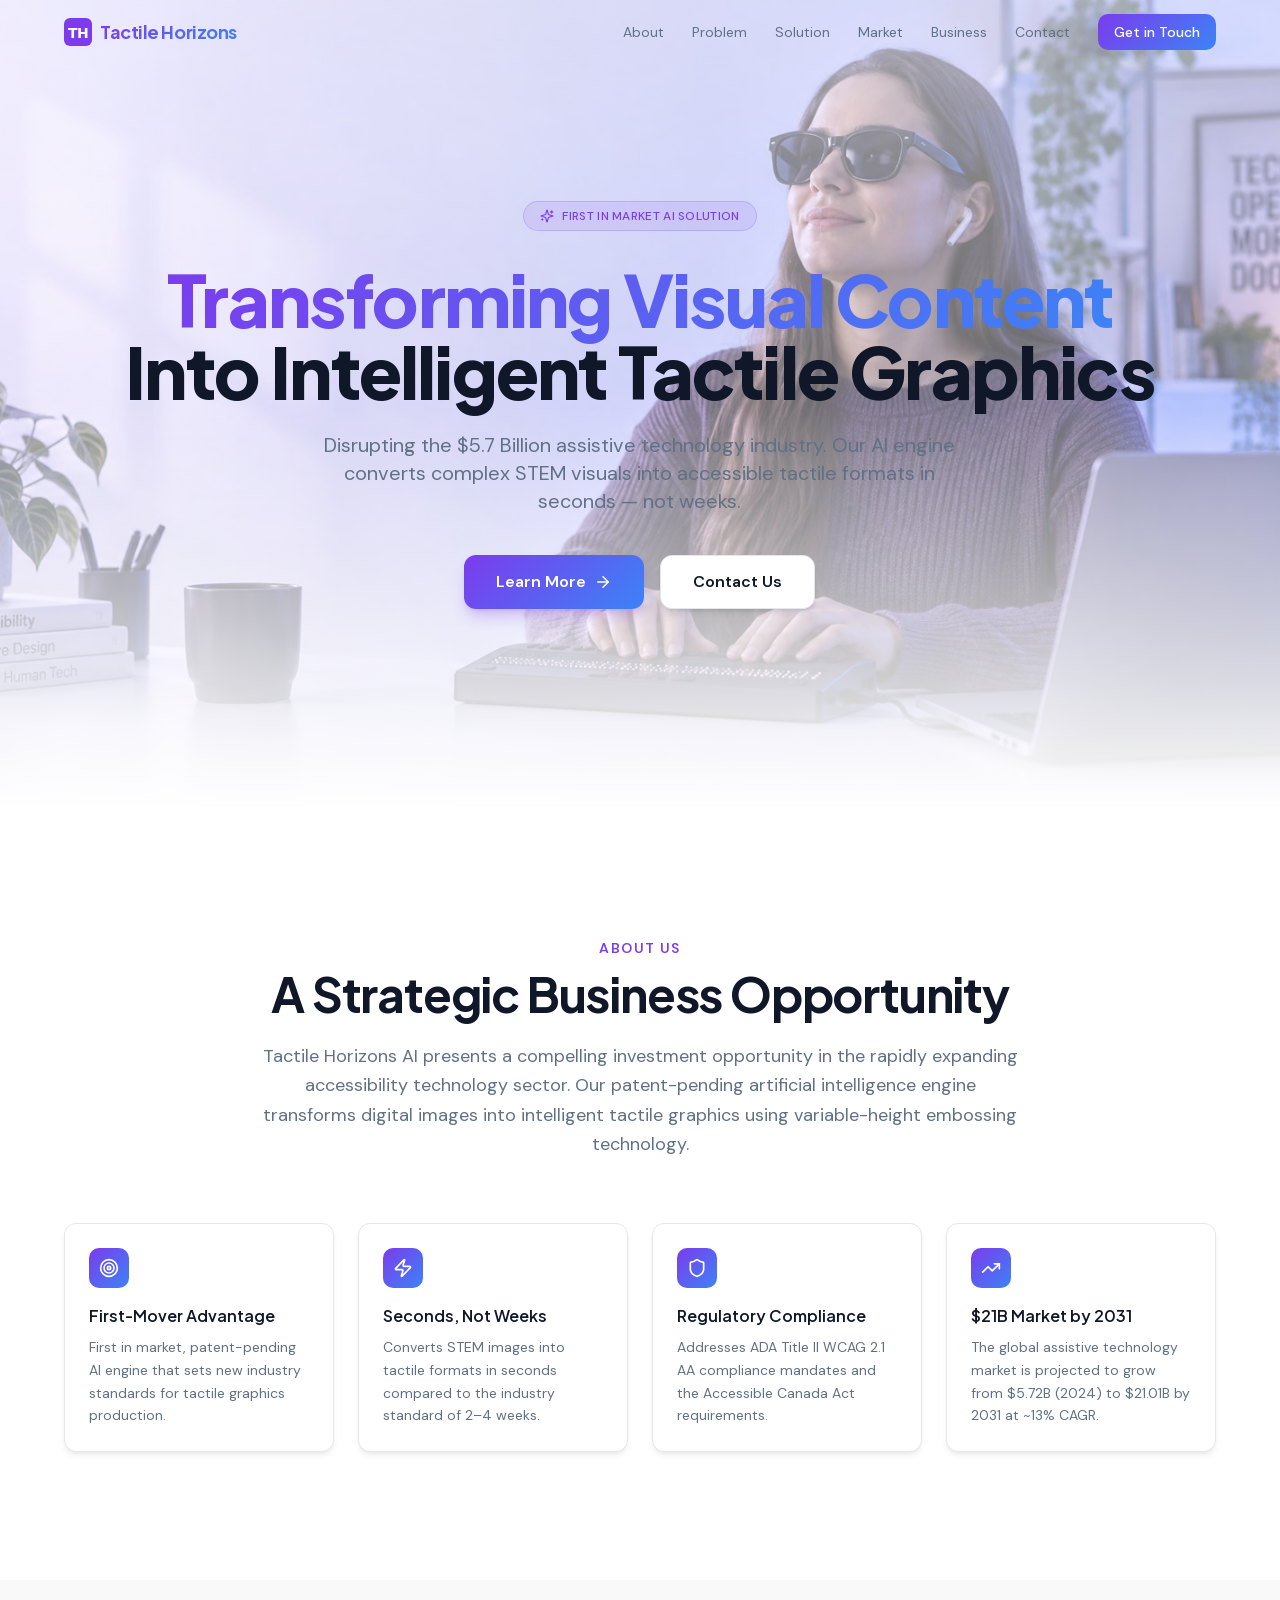
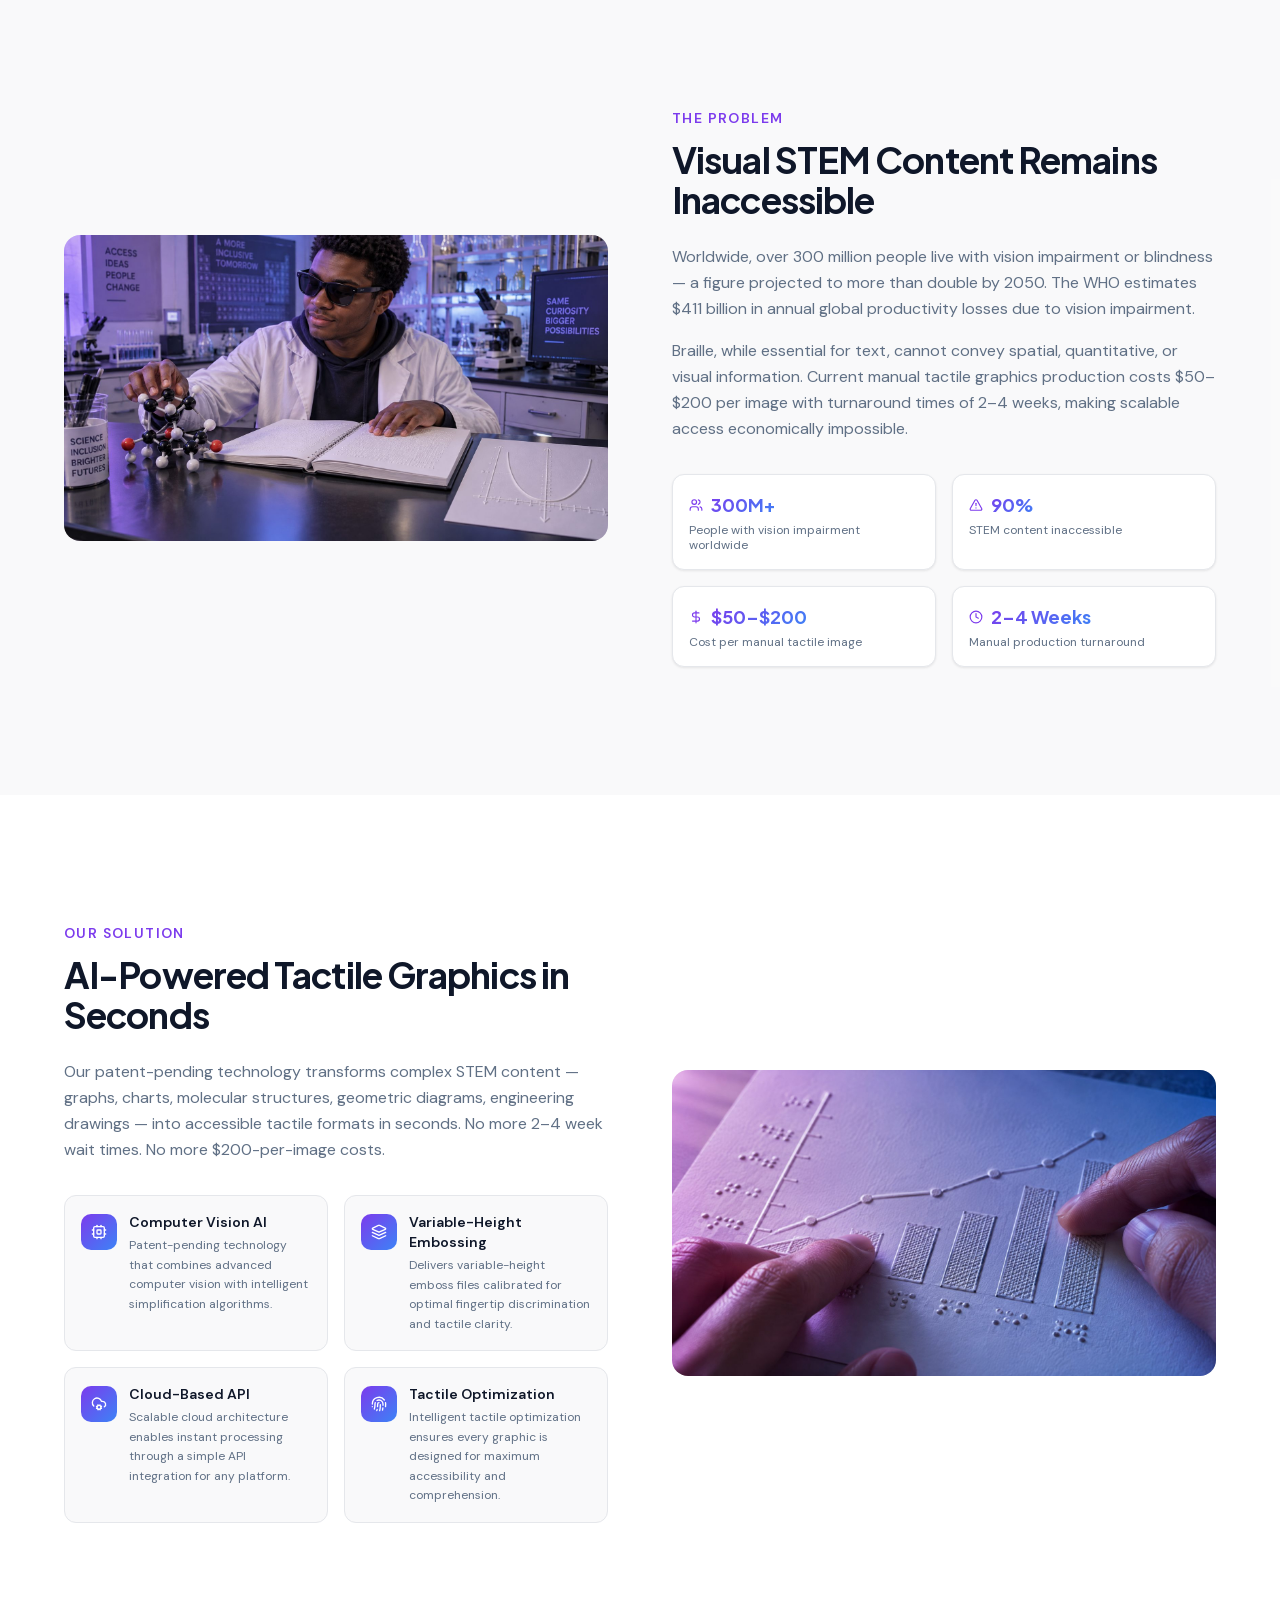
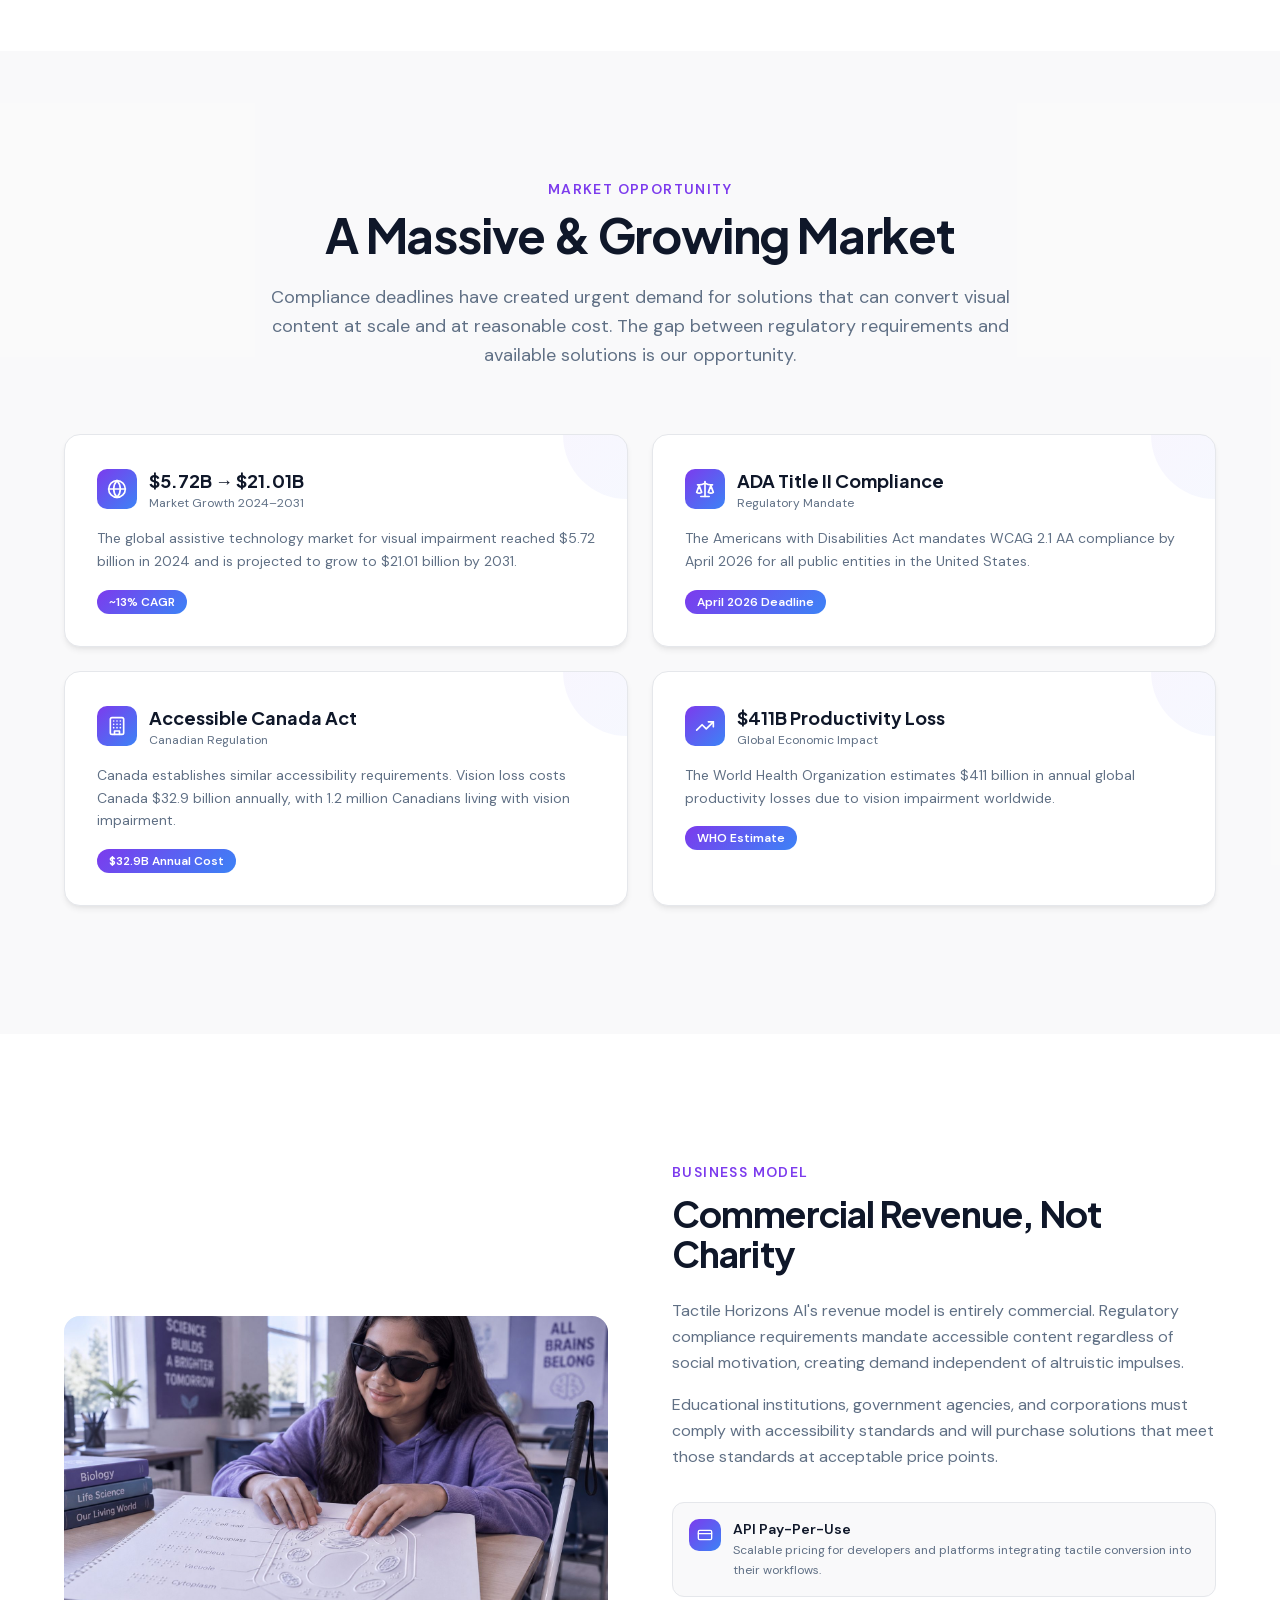
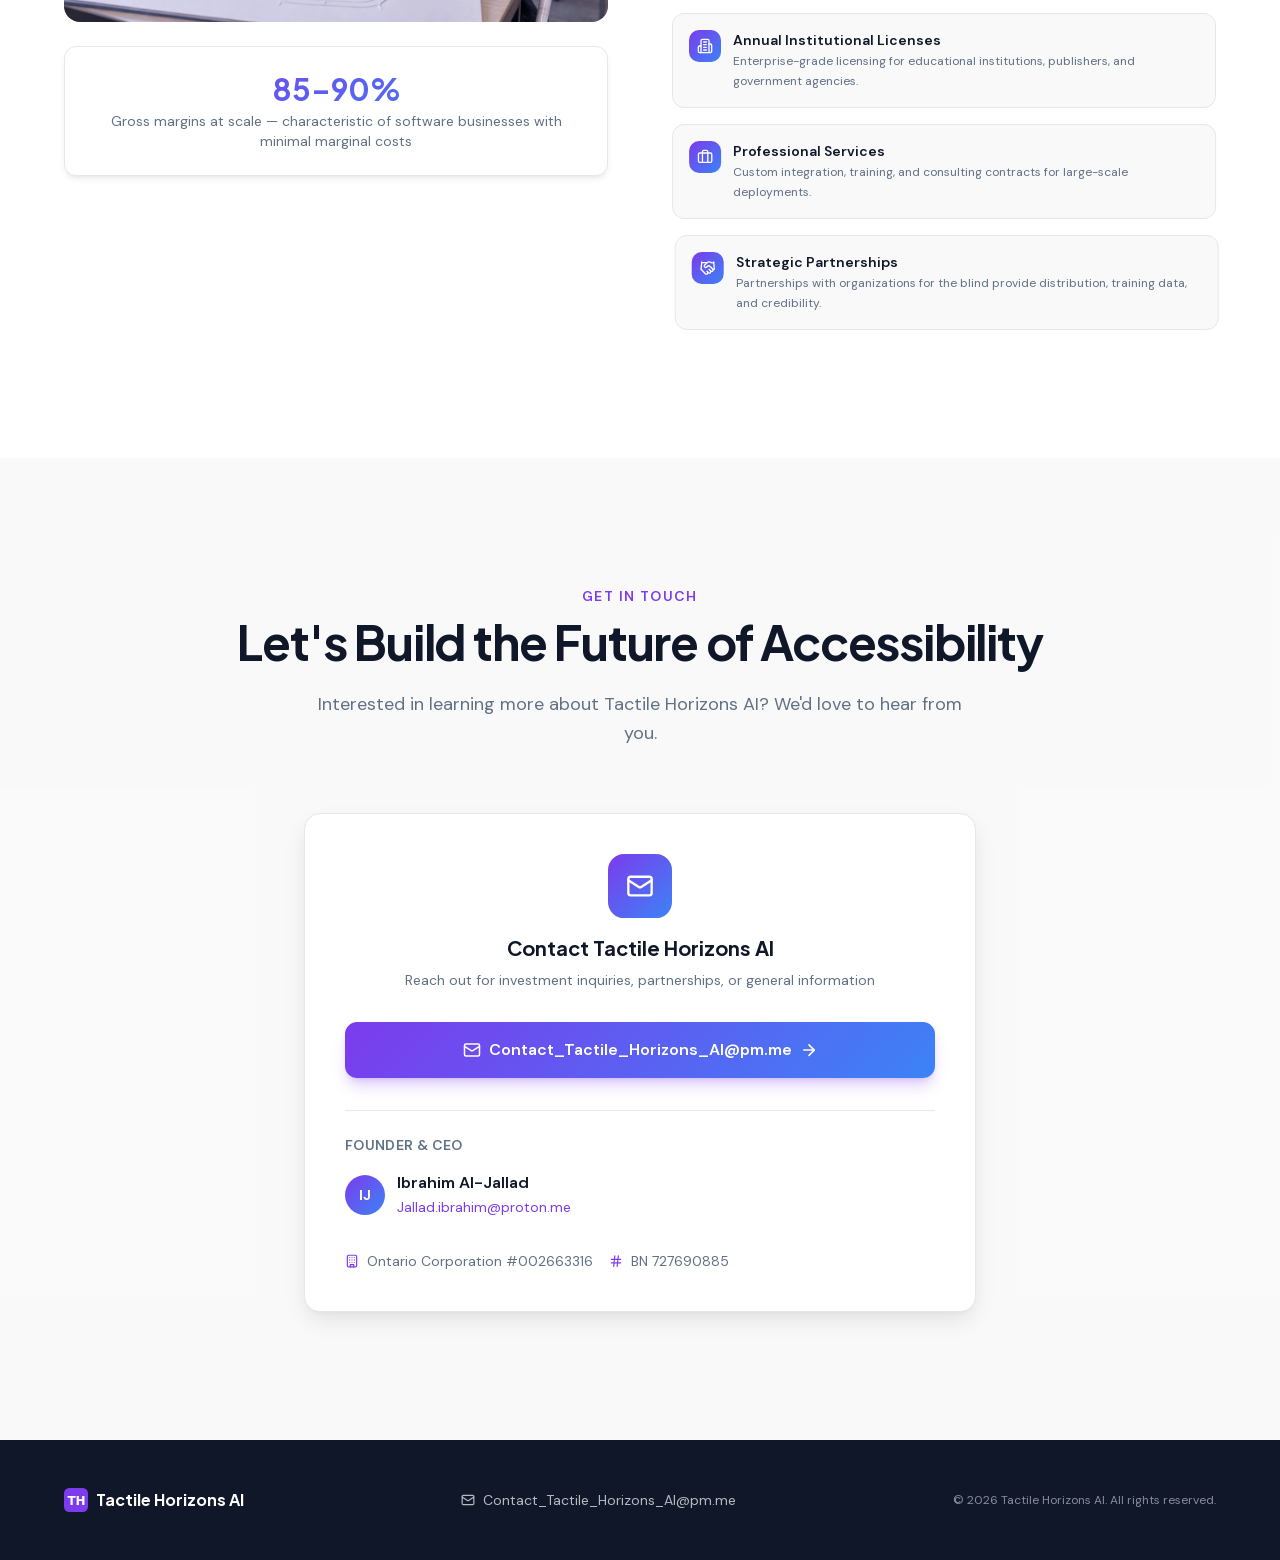
<file: index.html>
<!DOCTYPE html><html lang="en"><head><meta charSet="utf-8"/><meta name="viewport" content="width=device-width, initial-scale=1"/><link rel="preload" href="./_next/static/media/5c285b27cdda1fe8-s.p.2_mbdogr7ni8i.woff2" as="font" crossorigin="" type="font/woff2"/><link rel="preload" href="./_next/static/media/70bc3e132a0a741e-s.p.3t6q91iet4nsy.woff2" as="font" crossorigin="" type="font/woff2"/><link rel="preload" href="./_next/static/media/fba5a26ea33df6a3-s.p.18rizl4rsrl42.woff2" as="font" crossorigin="" type="font/woff2"/><link rel="preload" as="image" href="./images/b786756c-1cbe-456a-b0b5-7566df825065.jpg"/><link rel="stylesheet" href="./_next/static/chunks/1gtqx46c-j8nw.css" data-precedence="next"/><link rel="preload" as="script" fetchPriority="low" href="./_next/static/chunks/0tzt-xswwestb.js"/><script src="./_next/static/chunks/32l2-6xg15stn.js" async=""></script><script src="./_next/static/chunks/0zrzd-rveo8p4.js" async=""></script><script src="./_next/static/chunks/turbopack-3-ry682tkyiqk.js" async=""></script><script src="./_next/static/chunks/3wegeizao32bi.js" async=""></script><script src="./_next/static/chunks/20qzjba1di63b.js" async=""></script><title>Tactile Horizons AI — AI-Powered Tactile Graphics for Accessibility</title><meta name="description" content="First in market AI solution disrupting the $5.7 Billion assistive technology for visual impairment industry. Transforming digital images into intelligent tactile graphics in seconds."/><meta property="og:title" content="Tactile Horizons AI"/><meta property="og:description" content="AI-Powered Tactile Graphics for Accessibility"/><meta property="og:image" content="./og-image.png"/><meta property="og:image:width" content="1200"/><meta property="og:image:height" content="630"/><meta name="twitter:card" content="summary_large_image"/><meta name="twitter:title" content="Tactile Horizons AI"/><meta name="twitter:description" content="AI-Powered Tactile Graphics for Accessibility"/><meta name="twitter:image" content="./og-image.png"/><meta name="twitter:image:width" content="1200"/><meta name="twitter:image:height" content="630"/><link rel="shortcut icon" href="./favicon.svg"/><link rel="icon" href="./favicon.svg"/><meta name="next-size-adjust" content=""/><script src="./_next/static/chunks/0cz1d0mv5g_q7.js" noModule=""></script></head><body class="Edek3G_variable zfJaSa_variable D88TVW_variable font-sans"><div hidden=""><!--$--><!--/$--></div><script>((a,b,c,d,e,f,g,h)=>{let i=document.documentElement,j=["light","dark"],k="class"===a,l=k&&f?e.map(a=>f[a]||a):e;function m(b){var c;k?(i.classList.remove(...l),i.classList.add(b)):i.setAttribute(a,b),c=b,h&&j.includes(c)&&(i.style.colorScheme=c)}if(d)m(d);else try{let a=localStorage.getItem(b)||c,d=g&&"system"===a?window.matchMedia("(prefers-color-scheme: dark)").matches?"dark":"light":a;m(d)}catch(a){}})("class","theme","light",null,["light","dark"],null,false,true)</script><main class="min-h-screen bg-background"><nav class="fixed top-0 left-0 right-0 z-50 transition-all duration-300 bg-transparent"><div class="max-w-[1200px] mx-auto px-6 h-16 flex items-center justify-between"><button class="flex items-center gap-2 font-display font-bold text-lg tracking-tight"><svg width="28" height="28" viewBox="0 0 28 28" fill="none" class="flex-shrink-0"><rect width="28" height="28" rx="6" class="fill-primary"></rect><text x="4" y="20" fill="white" font-size="14" font-weight="bold" font-family="system-ui">TH</text></svg><span class="gradient-text">Tactile Horizons</span></button><div class="hidden md:flex items-center gap-1"><button class="px-3 py-2 text-sm text-muted-foreground hover:text-foreground transition-colors rounded-md hover:bg-muted">About</button><button class="px-3 py-2 text-sm text-muted-foreground hover:text-foreground transition-colors rounded-md hover:bg-muted">Problem</button><button class="px-3 py-2 text-sm text-muted-foreground hover:text-foreground transition-colors rounded-md hover:bg-muted">Solution</button><button class="px-3 py-2 text-sm text-muted-foreground hover:text-foreground transition-colors rounded-md hover:bg-muted">Market</button><button class="px-3 py-2 text-sm text-muted-foreground hover:text-foreground transition-colors rounded-md hover:bg-muted">Business</button><button class="px-3 py-2 text-sm text-muted-foreground hover:text-foreground transition-colors rounded-md hover:bg-muted">Contact</button><a href="mailto:Contact_Tactile_Horizons_AI@pm.me" class="ml-3 px-4 py-2 text-sm font-medium text-white rounded-lg gradient-bg hover:gradient-bg-hover transition-all">Get in Touch</a></div><button class="md:hidden p-2 rounded-md hover:bg-muted text-foreground" aria-label="Toggle menu"><svg xmlns="http://www.w3.org/2000/svg" width="20" height="20" viewBox="0 0 24 24" fill="none" stroke="currentColor" stroke-width="2" stroke-linecap="round" stroke-linejoin="round" class="lucide lucide-menu"><line x1="4" x2="20" y1="12" y2="12"></line><line x1="4" x2="20" y1="6" y2="6"></line><line x1="4" x2="20" y1="18" y2="18"></line></svg></button></div></nav><section class="relative min-h-[90vh] flex items-center justify-center overflow-hidden"><div class="absolute inset-0"><img alt="A confident blind woman reading a refreshable braille display connected to a laptop, wearing dark glasses and earbuds for a screen reader" decoding="async" data-nimg="fill" class="object-cover" style="position:absolute;height:100%;width:100%;left:0;top:0;right:0;bottom:0;color:transparent" src="./images/b786756c-1cbe-456a-b0b5-7566df825065.jpg"/><div class="absolute inset-0 bg-gradient-to-b from-background/60 via-background/40 to-background"></div></div><div class="relative z-10 max-w-[1200px] mx-auto px-6 py-32 text-center"><div style="opacity:0;transform:translateY(30px)"><div class="inline-flex items-center gap-2 px-4 py-1.5 rounded-full bg-primary/10 border border-primary/20 mb-8"><svg xmlns="http://www.w3.org/2000/svg" width="14" height="14" viewBox="0 0 24 24" fill="none" stroke="currentColor" stroke-width="2" stroke-linecap="round" stroke-linejoin="round" class="lucide lucide-sparkles text-primary"><path d="M9.937 15.5A2 2 0 0 0 8.5 14.063l-6.135-1.582a.5.5 0 0 1 0-.962L8.5 9.936A2 2 0 0 0 9.937 8.5l1.582-6.135a.5.5 0 0 1 .963 0L14.063 8.5A2 2 0 0 0 15.5 9.937l6.135 1.581a.5.5 0 0 1 0 .964L15.5 14.063a2 2 0 0 0-1.437 1.437l-1.582 6.135a.5.5 0 0 1-.963 0z"></path><path d="M20 3v4"></path><path d="M22 5h-4"></path><path d="M4 17v2"></path><path d="M5 18H3"></path></svg><span class="text-xs font-medium text-primary tracking-wide uppercase">First in Market AI Solution</span></div></div><h1 class="font-display font-extrabold text-4xl sm:text-5xl md:text-6xl lg:text-7xl tracking-tight leading-[1.1] mb-6" style="opacity:0;transform:translateY(30px)"><span class="gradient-text">Transforming Visual Content</span><br/><span class="text-foreground">Into Intelligent Tactile Graphics</span></h1><p class="text-lg md:text-xl text-muted-foreground max-w-2xl mx-auto mb-10 leading-relaxed" style="opacity:0;transform:translateY(30px)">Disrupting the $5.7 Billion assistive technology industry. Our AI engine converts complex STEM visuals into accessible tactile formats in seconds — not weeks.</p><div class="flex flex-col sm:flex-row gap-4 justify-center" style="opacity:0;transform:translateY(30px)"><a href="#about" class="inline-flex items-center justify-center gap-2 px-8 py-3.5 text-base font-semibold text-white rounded-xl gradient-bg hover:gradient-bg-hover transition-all shadow-lg shadow-primary/25">Learn More<svg xmlns="http://www.w3.org/2000/svg" width="18" height="18" viewBox="0 0 24 24" fill="none" stroke="currentColor" stroke-width="2" stroke-linecap="round" stroke-linejoin="round" class="lucide lucide-arrow-right"><path d="M5 12h14"></path><path d="m12 5 7 7-7 7"></path></svg></a><a href="mailto:Contact_Tactile_Horizons_AI@pm.me" class="inline-flex items-center justify-center gap-2 px-8 py-3.5 text-base font-semibold text-foreground rounded-xl bg-white border border-border hover:bg-muted transition-all shadow-md">Contact Us</a></div></div></section><section id="about" class="py-24 md:py-32 bg-background"><div class="max-w-[1200px] mx-auto px-6"><div class="text-center mb-16" style="opacity:0;transform:translateY(30px)"><p class="text-sm font-semibold text-primary uppercase tracking-widest mb-3">About Us</p><h2 class="font-display font-bold text-3xl md:text-4xl lg:text-5xl tracking-tight mb-6">A Strategic Business Opportunity</h2><p class="text-muted-foreground text-lg max-w-3xl mx-auto leading-relaxed">Tactile Horizons AI presents a compelling investment opportunity in the rapidly expanding accessibility technology sector. Our patent-pending artificial intelligence engine transforms digital images into intelligent tactile graphics using variable-height embossing technology.</p></div><div class="grid grid-cols-1 sm:grid-cols-2 lg:grid-cols-4 gap-6"><div class="card-hover p-6 rounded-xl bg-card border border-border" style="box-shadow:var(--shadow-md);opacity:0;transform:translateY(30px)"><div class="w-10 h-10 rounded-lg gradient-bg flex items-center justify-center mb-4"><svg xmlns="http://www.w3.org/2000/svg" width="20" height="20" viewBox="0 0 24 24" fill="none" stroke="currentColor" stroke-width="2" stroke-linecap="round" stroke-linejoin="round" class="lucide lucide-target text-white"><circle cx="12" cy="12" r="10"></circle><circle cx="12" cy="12" r="6"></circle><circle cx="12" cy="12" r="2"></circle></svg></div><h3 class="font-display font-semibold text-base mb-2 text-card-foreground">First-Mover Advantage</h3><p class="text-sm text-muted-foreground leading-relaxed">First in market, patent-pending AI engine that sets new industry standards for tactile graphics production.</p></div><div class="card-hover p-6 rounded-xl bg-card border border-border" style="box-shadow:var(--shadow-md);opacity:0;transform:translateY(30px)"><div class="w-10 h-10 rounded-lg gradient-bg flex items-center justify-center mb-4"><svg xmlns="http://www.w3.org/2000/svg" width="20" height="20" viewBox="0 0 24 24" fill="none" stroke="currentColor" stroke-width="2" stroke-linecap="round" stroke-linejoin="round" class="lucide lucide-zap text-white"><path d="M4 14a1 1 0 0 1-.78-1.63l9.9-10.2a.5.5 0 0 1 .86.46l-1.92 6.02A1 1 0 0 0 13 10h7a1 1 0 0 1 .78 1.63l-9.9 10.2a.5.5 0 0 1-.86-.46l1.92-6.02A1 1 0 0 0 11 14z"></path></svg></div><h3 class="font-display font-semibold text-base mb-2 text-card-foreground">Seconds, Not Weeks</h3><p class="text-sm text-muted-foreground leading-relaxed">Converts STEM images into tactile formats in seconds compared to the industry standard of 2–4 weeks.</p></div><div class="card-hover p-6 rounded-xl bg-card border border-border" style="box-shadow:var(--shadow-md);opacity:0;transform:translateY(30px)"><div class="w-10 h-10 rounded-lg gradient-bg flex items-center justify-center mb-4"><svg xmlns="http://www.w3.org/2000/svg" width="20" height="20" viewBox="0 0 24 24" fill="none" stroke="currentColor" stroke-width="2" stroke-linecap="round" stroke-linejoin="round" class="lucide lucide-shield text-white"><path d="M20 13c0 5-3.5 7.5-7.66 8.95a1 1 0 0 1-.67-.01C7.5 20.5 4 18 4 13V6a1 1 0 0 1 1-1c2 0 4.5-1.2 6.24-2.72a1.17 1.17 0 0 1 1.52 0C14.51 3.81 17 5 19 5a1 1 0 0 1 1 1z"></path></svg></div><h3 class="font-display font-semibold text-base mb-2 text-card-foreground">Regulatory Compliance</h3><p class="text-sm text-muted-foreground leading-relaxed">Addresses ADA Title II WCAG 2.1 AA compliance mandates and the Accessible Canada Act requirements.</p></div><div class="card-hover p-6 rounded-xl bg-card border border-border" style="box-shadow:var(--shadow-md);opacity:0;transform:translateY(30px)"><div class="w-10 h-10 rounded-lg gradient-bg flex items-center justify-center mb-4"><svg xmlns="http://www.w3.org/2000/svg" width="20" height="20" viewBox="0 0 24 24" fill="none" stroke="currentColor" stroke-width="2" stroke-linecap="round" stroke-linejoin="round" class="lucide lucide-trending-up text-white"><polyline points="22 7 13.5 15.5 8.5 10.5 2 17"></polyline><polyline points="16 7 22 7 22 13"></polyline></svg></div><h3 class="font-display font-semibold text-base mb-2 text-card-foreground">$21B Market by 2031</h3><p class="text-sm text-muted-foreground leading-relaxed">The global assistive technology market is projected to grow from $5.72B (2024) to $21.01B by 2031 at ~13% CAGR.</p></div></div></div></section><section id="problem" class="py-24 md:py-32 bg-muted/50"><div class="max-w-[1200px] mx-auto px-6"><div class="grid grid-cols-1 lg:grid-cols-2 gap-16 items-center"><div style="opacity:0;transform:translateX(-40px)"><div class="relative aspect-video rounded-2xl overflow-hidden bg-muted"><img alt="A visually impaired young man in a STEM lab exploring a 3D molecular model and braille textbook with a tactile raised-line graph" loading="lazy" decoding="async" data-nimg="fill" class="object-cover" style="position:absolute;height:100%;width:100%;left:0;top:0;right:0;bottom:0;color:transparent" src="./images/ab9c8545-c0c0-4e01-979f-d5faacf627a2.jpg"/></div></div><div style="opacity:0;transform:translateX(40px)"><p class="text-sm font-semibold text-primary uppercase tracking-widest mb-3">The Problem</p><h2 class="font-display font-bold text-3xl md:text-4xl tracking-tight mb-6">Visual STEM Content Remains Inaccessible</h2><p class="text-muted-foreground text-base leading-relaxed mb-4">Worldwide, over 300 million people live with vision impairment or blindness — a figure projected to more than double by 2050. The WHO estimates $411 billion in annual global productivity losses due to vision impairment.</p><p class="text-muted-foreground text-base leading-relaxed mb-8">Braille, while essential for text, cannot convey spatial, quantitative, or visual information. Current manual tactile graphics production costs $50–$200 per image with turnaround times of 2–4 weeks, making scalable access economically impossible.</p><div class="grid grid-cols-2 gap-4"><div class="p-4 rounded-xl bg-card border border-border" style="box-shadow:var(--shadow-sm)"><div class="flex items-center gap-2 mb-1"><svg xmlns="http://www.w3.org/2000/svg" width="14" height="14" viewBox="0 0 24 24" fill="none" stroke="currentColor" stroke-width="2" stroke-linecap="round" stroke-linejoin="round" class="lucide lucide-users text-primary"><path d="M16 21v-2a4 4 0 0 0-4-4H6a4 4 0 0 0-4 4v2"></path><circle cx="9" cy="7" r="4"></circle><path d="M22 21v-2a4 4 0 0 0-3-3.87"></path><path d="M16 3.13a4 4 0 0 1 0 7.75"></path></svg><span class="font-display font-bold text-lg gradient-text">300M+</span></div><p class="text-xs text-muted-foreground leading-tight">People with vision impairment worldwide</p></div><div class="p-4 rounded-xl bg-card border border-border" style="box-shadow:var(--shadow-sm)"><div class="flex items-center gap-2 mb-1"><svg xmlns="http://www.w3.org/2000/svg" width="14" height="14" viewBox="0 0 24 24" fill="none" stroke="currentColor" stroke-width="2" stroke-linecap="round" stroke-linejoin="round" class="lucide lucide-triangle-alert text-primary"><path d="m21.73 18-8-14a2 2 0 0 0-3.48 0l-8 14A2 2 0 0 0 4 21h16a2 2 0 0 0 1.73-3"></path><path d="M12 9v4"></path><path d="M12 17h.01"></path></svg><span class="font-display font-bold text-lg gradient-text">90%</span></div><p class="text-xs text-muted-foreground leading-tight">STEM content inaccessible</p></div><div class="p-4 rounded-xl bg-card border border-border" style="box-shadow:var(--shadow-sm)"><div class="flex items-center gap-2 mb-1"><svg xmlns="http://www.w3.org/2000/svg" width="14" height="14" viewBox="0 0 24 24" fill="none" stroke="currentColor" stroke-width="2" stroke-linecap="round" stroke-linejoin="round" class="lucide lucide-dollar-sign text-primary"><line x1="12" x2="12" y1="2" y2="22"></line><path d="M17 5H9.5a3.5 3.5 0 0 0 0 7h5a3.5 3.5 0 0 1 0 7H6"></path></svg><span class="font-display font-bold text-lg gradient-text">$50–$200</span></div><p class="text-xs text-muted-foreground leading-tight">Cost per manual tactile image</p></div><div class="p-4 rounded-xl bg-card border border-border" style="box-shadow:var(--shadow-sm)"><div class="flex items-center gap-2 mb-1"><svg xmlns="http://www.w3.org/2000/svg" width="14" height="14" viewBox="0 0 24 24" fill="none" stroke="currentColor" stroke-width="2" stroke-linecap="round" stroke-linejoin="round" class="lucide lucide-clock text-primary"><circle cx="12" cy="12" r="10"></circle><polyline points="12 6 12 12 16 14"></polyline></svg><span class="font-display font-bold text-lg gradient-text">2–4 Weeks</span></div><p class="text-xs text-muted-foreground leading-tight">Manual production turnaround</p></div></div></div></div></div></section><section id="solution" class="py-24 md:py-32 bg-background"><div class="max-w-[1200px] mx-auto px-6"><div class="grid grid-cols-1 lg:grid-cols-2 gap-16 items-center"><div style="opacity:0;transform:translateX(-40px)"><p class="text-sm font-semibold text-primary uppercase tracking-widest mb-3">Our Solution</p><h2 class="font-display font-bold text-3xl md:text-4xl tracking-tight mb-6">AI-Powered Tactile Graphics in Seconds</h2><p class="text-muted-foreground text-base leading-relaxed mb-8">Our patent-pending technology transforms complex STEM content — graphs, charts, molecular structures, geometric diagrams, engineering drawings — into accessible tactile formats in seconds. No more 2–4 week wait times. No more $200-per-image costs.</p><div class="grid grid-cols-1 sm:grid-cols-2 gap-4"><div class="flex gap-3 p-4 rounded-xl bg-muted/50 border border-border" style="opacity:0;transform:translateY(20px)"><div class="w-9 h-9 rounded-lg gradient-bg flex items-center justify-center flex-shrink-0 mt-0.5"><svg xmlns="http://www.w3.org/2000/svg" width="16" height="16" viewBox="0 0 24 24" fill="none" stroke="currentColor" stroke-width="2" stroke-linecap="round" stroke-linejoin="round" class="lucide lucide-cpu text-white"><rect width="16" height="16" x="4" y="4" rx="2"></rect><rect width="6" height="6" x="9" y="9" rx="1"></rect><path d="M15 2v2"></path><path d="M15 20v2"></path><path d="M2 15h2"></path><path d="M2 9h2"></path><path d="M20 15h2"></path><path d="M20 9h2"></path><path d="M9 2v2"></path><path d="M9 20v2"></path></svg></div><div><h4 class="font-semibold text-sm mb-1 text-card-foreground">Computer Vision AI</h4><p class="text-xs text-muted-foreground leading-relaxed">Patent-pending technology that combines advanced computer vision with intelligent simplification algorithms.</p></div></div><div class="flex gap-3 p-4 rounded-xl bg-muted/50 border border-border" style="opacity:0;transform:translateY(20px)"><div class="w-9 h-9 rounded-lg gradient-bg flex items-center justify-center flex-shrink-0 mt-0.5"><svg xmlns="http://www.w3.org/2000/svg" width="16" height="16" viewBox="0 0 24 24" fill="none" stroke="currentColor" stroke-width="2" stroke-linecap="round" stroke-linejoin="round" class="lucide lucide-layers text-white"><path d="m12.83 2.18a2 2 0 0 0-1.66 0L2.6 6.08a1 1 0 0 0 0 1.83l8.58 3.91a2 2 0 0 0 1.66 0l8.58-3.9a1 1 0 0 0 0-1.83Z"></path><path d="m22 17.65-9.17 4.16a2 2 0 0 1-1.66 0L2 17.65"></path><path d="m22 12.65-9.17 4.16a2 2 0 0 1-1.66 0L2 12.65"></path></svg></div><div><h4 class="font-semibold text-sm mb-1 text-card-foreground">Variable-Height Embossing</h4><p class="text-xs text-muted-foreground leading-relaxed">Delivers variable-height emboss files calibrated for optimal fingertip discrimination and tactile clarity.</p></div></div><div class="flex gap-3 p-4 rounded-xl bg-muted/50 border border-border" style="opacity:0;transform:translateY(20px)"><div class="w-9 h-9 rounded-lg gradient-bg flex items-center justify-center flex-shrink-0 mt-0.5"><svg xmlns="http://www.w3.org/2000/svg" width="16" height="16" viewBox="0 0 24 24" fill="none" stroke="currentColor" stroke-width="2" stroke-linecap="round" stroke-linejoin="round" class="lucide lucide-cloud-cog text-white"><circle cx="12" cy="17" r="3"></circle><path d="M4.2 15.1A7 7 0 1 1 15.71 8h1.79a4.5 4.5 0 0 1 2.5 8.2"></path><path d="m15.7 18.4-.9-.3"></path><path d="m9.2 15.9-.9-.3"></path><path d="m10.6 20.7.3-.9"></path><path d="m13.1 14.2.3-.9"></path><path d="m13.6 20.7-.4-1"></path><path d="m10.8 14.3-.4-1"></path><path d="m8.3 18.6 1-.4"></path><path d="m14.7 15.8 1-.4"></path></svg></div><div><h4 class="font-semibold text-sm mb-1 text-card-foreground">Cloud-Based API</h4><p class="text-xs text-muted-foreground leading-relaxed">Scalable cloud architecture enables instant processing through a simple API integration for any platform.</p></div></div><div class="flex gap-3 p-4 rounded-xl bg-muted/50 border border-border" style="opacity:0;transform:translateY(20px)"><div class="w-9 h-9 rounded-lg gradient-bg flex items-center justify-center flex-shrink-0 mt-0.5"><svg xmlns="http://www.w3.org/2000/svg" width="16" height="16" viewBox="0 0 24 24" fill="none" stroke="currentColor" stroke-width="2" stroke-linecap="round" stroke-linejoin="round" class="lucide lucide-fingerprint text-white"><path d="M12 10a2 2 0 0 0-2 2c0 1.02-.1 2.51-.26 4"></path><path d="M14 13.12c0 2.38 0 6.38-1 8.88"></path><path d="M17.29 21.02c.12-.6.43-2.3.5-3.02"></path><path d="M2 12a10 10 0 0 1 18-6"></path><path d="M2 16h.01"></path><path d="M21.8 16c.2-2 .131-5.354 0-6"></path><path d="M5 19.5C5.5 18 6 15 6 12a6 6 0 0 1 .34-2"></path><path d="M8.65 22c.21-.66.45-1.32.57-2"></path><path d="M9 6.8a6 6 0 0 1 9 5.2v2"></path></svg></div><div><h4 class="font-semibold text-sm mb-1 text-card-foreground">Tactile Optimization</h4><p class="text-xs text-muted-foreground leading-relaxed">Intelligent tactile optimization ensures every graphic is designed for maximum accessibility and comprehension.</p></div></div></div></div><div style="opacity:0;transform:translateX(40px)"><div class="relative aspect-video rounded-2xl overflow-hidden bg-muted"><img alt="Close-up of hands reading an embossed tactile bar chart and line graph with braille dot labels" loading="lazy" decoding="async" data-nimg="fill" class="object-cover" style="position:absolute;height:100%;width:100%;left:0;top:0;right:0;bottom:0;color:transparent" src="./images/248cd279-fd9d-4c2d-9c82-8544d9492992.jpg"/></div></div></div></div></section><section id="market" class="py-24 md:py-32 bg-muted/50"><div class="max-w-[1200px] mx-auto px-6"><div class="text-center mb-16" style="opacity:0;transform:translateY(30px)"><p class="text-sm font-semibold text-primary uppercase tracking-widest mb-3">Market Opportunity</p><h2 class="font-display font-bold text-3xl md:text-4xl lg:text-5xl tracking-tight mb-6">A Massive &amp; Growing Market</h2><p class="text-muted-foreground text-lg max-w-3xl mx-auto leading-relaxed">Compliance deadlines have created urgent demand for solutions that can convert visual content at scale and at reasonable cost. The gap between regulatory requirements and available solutions is our opportunity.</p></div><div class="grid grid-cols-1 md:grid-cols-2 gap-6"><div class="card-hover p-8 rounded-2xl bg-card border border-border relative overflow-hidden" style="box-shadow:var(--shadow-md);opacity:0;transform:translateY(30px)"><div class="absolute top-0 right-0 w-32 h-32 gradient-bg opacity-5 rounded-full -translate-y-1/2 translate-x-1/2"></div><div class="relative"><div class="flex items-center gap-3 mb-4"><div class="w-10 h-10 rounded-lg gradient-bg flex items-center justify-center"><svg xmlns="http://www.w3.org/2000/svg" width="20" height="20" viewBox="0 0 24 24" fill="none" stroke="currentColor" stroke-width="2" stroke-linecap="round" stroke-linejoin="round" class="lucide lucide-globe text-white"><circle cx="12" cy="12" r="10"></circle><path d="M12 2a14.5 14.5 0 0 0 0 20 14.5 14.5 0 0 0 0-20"></path><path d="M2 12h20"></path></svg></div><div><h3 class="font-display font-bold text-lg text-card-foreground">$5.72B → $21.01B</h3><p class="text-xs text-muted-foreground">Market Growth 2024–2031</p></div></div><p class="text-sm text-muted-foreground leading-relaxed mb-4">The global assistive technology market for visual impairment reached $5.72 billion in 2024 and is projected to grow to $21.01 billion by 2031.</p><span class="inline-flex px-3 py-1 rounded-full text-xs font-semibold gradient-bg text-white">~13% CAGR</span></div></div><div class="card-hover p-8 rounded-2xl bg-card border border-border relative overflow-hidden" style="box-shadow:var(--shadow-md);opacity:0;transform:translateY(30px)"><div class="absolute top-0 right-0 w-32 h-32 gradient-bg opacity-5 rounded-full -translate-y-1/2 translate-x-1/2"></div><div class="relative"><div class="flex items-center gap-3 mb-4"><div class="w-10 h-10 rounded-lg gradient-bg flex items-center justify-center"><svg xmlns="http://www.w3.org/2000/svg" width="20" height="20" viewBox="0 0 24 24" fill="none" stroke="currentColor" stroke-width="2" stroke-linecap="round" stroke-linejoin="round" class="lucide lucide-scale text-white"><path d="m16 16 3-8 3 8c-.87.65-1.92 1-3 1s-2.13-.35-3-1Z"></path><path d="m2 16 3-8 3 8c-.87.65-1.92 1-3 1s-2.13-.35-3-1Z"></path><path d="M7 21h10"></path><path d="M12 3v18"></path><path d="M3 7h2c2 0 5-1 7-2 2 1 5 2 7 2h2"></path></svg></div><div><h3 class="font-display font-bold text-lg text-card-foreground">ADA Title II Compliance</h3><p class="text-xs text-muted-foreground">Regulatory Mandate</p></div></div><p class="text-sm text-muted-foreground leading-relaxed mb-4">The Americans with Disabilities Act mandates WCAG 2.1 AA compliance by April 2026 for all public entities in the United States.</p><span class="inline-flex px-3 py-1 rounded-full text-xs font-semibold gradient-bg text-white">April 2026 Deadline</span></div></div><div class="card-hover p-8 rounded-2xl bg-card border border-border relative overflow-hidden" style="box-shadow:var(--shadow-md);opacity:0;transform:translateY(30px)"><div class="absolute top-0 right-0 w-32 h-32 gradient-bg opacity-5 rounded-full -translate-y-1/2 translate-x-1/2"></div><div class="relative"><div class="flex items-center gap-3 mb-4"><div class="w-10 h-10 rounded-lg gradient-bg flex items-center justify-center"><svg xmlns="http://www.w3.org/2000/svg" width="20" height="20" viewBox="0 0 24 24" fill="none" stroke="currentColor" stroke-width="2" stroke-linecap="round" stroke-linejoin="round" class="lucide lucide-building text-white"><rect width="16" height="20" x="4" y="2" rx="2" ry="2"></rect><path d="M9 22v-4h6v4"></path><path d="M8 6h.01"></path><path d="M16 6h.01"></path><path d="M12 6h.01"></path><path d="M12 10h.01"></path><path d="M12 14h.01"></path><path d="M16 10h.01"></path><path d="M16 14h.01"></path><path d="M8 10h.01"></path><path d="M8 14h.01"></path></svg></div><div><h3 class="font-display font-bold text-lg text-card-foreground">Accessible Canada Act</h3><p class="text-xs text-muted-foreground">Canadian Regulation</p></div></div><p class="text-sm text-muted-foreground leading-relaxed mb-4">Canada establishes similar accessibility requirements. Vision loss costs Canada $32.9 billion annually, with 1.2 million Canadians living with vision impairment.</p><span class="inline-flex px-3 py-1 rounded-full text-xs font-semibold gradient-bg text-white">$32.9B Annual Cost</span></div></div><div class="card-hover p-8 rounded-2xl bg-card border border-border relative overflow-hidden" style="box-shadow:var(--shadow-md);opacity:0;transform:translateY(30px)"><div class="absolute top-0 right-0 w-32 h-32 gradient-bg opacity-5 rounded-full -translate-y-1/2 translate-x-1/2"></div><div class="relative"><div class="flex items-center gap-3 mb-4"><div class="w-10 h-10 rounded-lg gradient-bg flex items-center justify-center"><svg xmlns="http://www.w3.org/2000/svg" width="20" height="20" viewBox="0 0 24 24" fill="none" stroke="currentColor" stroke-width="2" stroke-linecap="round" stroke-linejoin="round" class="lucide lucide-trending-up text-white"><polyline points="22 7 13.5 15.5 8.5 10.5 2 17"></polyline><polyline points="16 7 22 7 22 13"></polyline></svg></div><div><h3 class="font-display font-bold text-lg text-card-foreground">$411B Productivity Loss</h3><p class="text-xs text-muted-foreground">Global Economic Impact</p></div></div><p class="text-sm text-muted-foreground leading-relaxed mb-4">The World Health Organization estimates $411 billion in annual global productivity losses due to vision impairment worldwide.</p><span class="inline-flex px-3 py-1 rounded-full text-xs font-semibold gradient-bg text-white">WHO Estimate</span></div></div></div></div></section><section id="business" class="py-24 md:py-32 bg-background"><div class="max-w-[1200px] mx-auto px-6"><div class="grid grid-cols-1 lg:grid-cols-2 gap-16 items-center"><div style="opacity:0;transform:translateX(-40px)"><div class="relative aspect-video rounded-2xl overflow-hidden bg-muted"><img alt="A blind student tracing a raised-line tactile science diagram with braille labels in a bright classroom" loading="lazy" decoding="async" data-nimg="fill" class="object-cover" style="position:absolute;height:100%;width:100%;left:0;top:0;right:0;bottom:0;color:transparent" src="./images/70a70b14-2535-49cd-ab97-ed5f2deef8a5.jpg"/></div><div class="mt-6 p-6 rounded-xl bg-card border border-border text-center" style="box-shadow:var(--shadow-md);opacity:0;transform:translateY(20px)"><p class="font-display font-bold text-3xl gradient-text mb-1">85–90%</p><p class="text-sm text-muted-foreground">Gross margins at scale — characteristic of software businesses with minimal marginal costs</p></div></div><div style="opacity:0;transform:translateX(40px)"><p class="text-sm font-semibold text-primary uppercase tracking-widest mb-3">Business Model</p><h2 class="font-display font-bold text-3xl md:text-4xl tracking-tight mb-6">Commercial Revenue, Not Charity</h2><p class="text-muted-foreground text-base leading-relaxed mb-4">Tactile Horizons AI&#x27;s revenue model is entirely commercial. Regulatory compliance requirements mandate accessible content regardless of social motivation, creating demand independent of altruistic impulses.</p><p class="text-muted-foreground text-base leading-relaxed mb-8">Educational institutions, government agencies, and corporations must comply with accessibility standards and will purchase solutions that meet those standards at acceptable price points.</p><div class="flex flex-col gap-4"><div class="flex gap-3 items-start p-4 rounded-xl bg-muted/50 border border-border" style="opacity:0;transform:translateX(20px)"><div class="w-8 h-8 rounded-lg gradient-bg flex items-center justify-center flex-shrink-0"><svg xmlns="http://www.w3.org/2000/svg" width="16" height="16" viewBox="0 0 24 24" fill="none" stroke="currentColor" stroke-width="2" stroke-linecap="round" stroke-linejoin="round" class="lucide lucide-credit-card text-white"><rect width="20" height="14" x="2" y="5" rx="2"></rect><line x1="2" x2="22" y1="10" y2="10"></line></svg></div><div><h4 class="font-semibold text-sm mb-0.5 text-card-foreground">API Pay-Per-Use</h4><p class="text-xs text-muted-foreground leading-relaxed">Scalable pricing for developers and platforms integrating tactile conversion into their workflows.</p></div></div><div class="flex gap-3 items-start p-4 rounded-xl bg-muted/50 border border-border" style="opacity:0;transform:translateX(20px)"><div class="w-8 h-8 rounded-lg gradient-bg flex items-center justify-center flex-shrink-0"><svg xmlns="http://www.w3.org/2000/svg" width="16" height="16" viewBox="0 0 24 24" fill="none" stroke="currentColor" stroke-width="2" stroke-linecap="round" stroke-linejoin="round" class="lucide lucide-building2 text-white"><path d="M6 22V4a2 2 0 0 1 2-2h8a2 2 0 0 1 2 2v18Z"></path><path d="M6 12H4a2 2 0 0 0-2 2v6a2 2 0 0 0 2 2h2"></path><path d="M18 9h2a2 2 0 0 1 2 2v9a2 2 0 0 1-2 2h-2"></path><path d="M10 6h4"></path><path d="M10 10h4"></path><path d="M10 14h4"></path><path d="M10 18h4"></path></svg></div><div><h4 class="font-semibold text-sm mb-0.5 text-card-foreground">Annual Institutional Licenses</h4><p class="text-xs text-muted-foreground leading-relaxed">Enterprise-grade licensing for educational institutions, publishers, and government agencies.</p></div></div><div class="flex gap-3 items-start p-4 rounded-xl bg-muted/50 border border-border" style="opacity:0;transform:translateX(20px)"><div class="w-8 h-8 rounded-lg gradient-bg flex items-center justify-center flex-shrink-0"><svg xmlns="http://www.w3.org/2000/svg" width="16" height="16" viewBox="0 0 24 24" fill="none" stroke="currentColor" stroke-width="2" stroke-linecap="round" stroke-linejoin="round" class="lucide lucide-briefcase text-white"><path d="M16 20V4a2 2 0 0 0-2-2h-4a2 2 0 0 0-2 2v16"></path><rect width="20" height="14" x="2" y="6" rx="2"></rect></svg></div><div><h4 class="font-semibold text-sm mb-0.5 text-card-foreground">Professional Services</h4><p class="text-xs text-muted-foreground leading-relaxed">Custom integration, training, and consulting contracts for large-scale deployments.</p></div></div><div class="flex gap-3 items-start p-4 rounded-xl bg-muted/50 border border-border" style="opacity:0;transform:translateX(20px)"><div class="w-8 h-8 rounded-lg gradient-bg flex items-center justify-center flex-shrink-0"><svg xmlns="http://www.w3.org/2000/svg" width="16" height="16" viewBox="0 0 24 24" fill="none" stroke="currentColor" stroke-width="2" stroke-linecap="round" stroke-linejoin="round" class="lucide lucide-handshake text-white"><path d="m11 17 2 2a1 1 0 1 0 3-3"></path><path d="m14 14 2.5 2.5a1 1 0 1 0 3-3l-3.88-3.88a3 3 0 0 0-4.24 0l-.88.88a1 1 0 1 1-3-3l2.81-2.81a5.79 5.79 0 0 1 7.06-.87l.47.28a2 2 0 0 0 1.42.25L21 4"></path><path d="m21 3 1 11h-2"></path><path d="M3 3 2 14l6.5 6.5a1 1 0 1 0 3-3"></path><path d="M3 4h8"></path></svg></div><div><h4 class="font-semibold text-sm mb-0.5 text-card-foreground">Strategic Partnerships</h4><p class="text-xs text-muted-foreground leading-relaxed">Partnerships with organizations for the blind provide distribution, training data, and credibility.</p></div></div></div></div></div></div></section><section id="contact" class="py-24 md:py-32 bg-muted/50"><div class="max-w-[1200px] mx-auto px-6"><div class="text-center mb-16" style="opacity:0;transform:translateY(30px)"><p class="text-sm font-semibold text-primary uppercase tracking-widest mb-3">Get in Touch</p><h2 class="font-display font-bold text-3xl md:text-4xl lg:text-5xl tracking-tight mb-6">Let&#x27;s Build the Future of Accessibility</h2><p class="text-muted-foreground text-lg max-w-2xl mx-auto leading-relaxed">Interested in learning more about Tactile Horizons AI? We&#x27;d love to hear from you.</p></div><div class="max-w-2xl mx-auto"><div class="p-8 md:p-10 rounded-2xl bg-card border border-border" style="box-shadow:var(--shadow-lg);opacity:0;transform:translateY(30px)"><div class="text-center mb-8"><div class="w-16 h-16 rounded-2xl gradient-bg flex items-center justify-center mx-auto mb-4"><svg xmlns="http://www.w3.org/2000/svg" width="28" height="28" viewBox="0 0 24 24" fill="none" stroke="currentColor" stroke-width="2" stroke-linecap="round" stroke-linejoin="round" class="lucide lucide-mail text-white"><rect width="20" height="16" x="2" y="4" rx="2"></rect><path d="m22 7-8.97 5.7a1.94 1.94 0 0 1-2.06 0L2 7"></path></svg></div><h3 class="font-display font-bold text-xl mb-2 text-card-foreground">Contact Tactile Horizons AI</h3><p class="text-sm text-muted-foreground">Reach out for investment inquiries, partnerships, or general information</p></div><a href="mailto:Contact_Tactile_Horizons_AI@pm.me" class="w-full flex items-center justify-center gap-2 px-6 py-4 text-base font-semibold text-white rounded-xl gradient-bg hover:gradient-bg-hover transition-all shadow-lg shadow-primary/25 mb-8"><svg xmlns="http://www.w3.org/2000/svg" width="18" height="18" viewBox="0 0 24 24" fill="none" stroke="currentColor" stroke-width="2" stroke-linecap="round" stroke-linejoin="round" class="lucide lucide-mail"><rect width="20" height="16" x="2" y="4" rx="2"></rect><path d="m22 7-8.97 5.7a1.94 1.94 0 0 1-2.06 0L2 7"></path></svg><span>Contact_Tactile_Horizons_AI@pm.me</span><svg xmlns="http://www.w3.org/2000/svg" width="18" height="18" viewBox="0 0 24 24" fill="none" stroke="currentColor" stroke-width="2" stroke-linecap="round" stroke-linejoin="round" class="lucide lucide-arrow-right"><path d="M5 12h14"></path><path d="m12 5 7 7-7 7"></path></svg></a><div class="space-y-4 pt-6 border-t border-border"><h4 class="text-sm font-semibold text-muted-foreground uppercase tracking-wide">Founder &amp; CEO</h4><div class="flex items-center gap-3"><div class="w-10 h-10 rounded-full gradient-bg flex items-center justify-center text-white font-bold text-sm">IJ</div><div><p class="font-semibold text-card-foreground">Ibrahim Al-Jallad</p><a href="mailto:Jallad.ibrahim@proton.me" class="text-sm text-primary hover:underline">Jallad.ibrahim@proton.me</a></div></div><div class="flex flex-col sm:flex-row gap-4 pt-4"><div class="flex items-center gap-2 text-sm text-muted-foreground"><svg xmlns="http://www.w3.org/2000/svg" width="14" height="14" viewBox="0 0 24 24" fill="none" stroke="currentColor" stroke-width="2" stroke-linecap="round" stroke-linejoin="round" class="lucide lucide-building text-primary"><rect width="16" height="20" x="4" y="2" rx="2" ry="2"></rect><path d="M9 22v-4h6v4"></path><path d="M8 6h.01"></path><path d="M16 6h.01"></path><path d="M12 6h.01"></path><path d="M12 10h.01"></path><path d="M12 14h.01"></path><path d="M16 10h.01"></path><path d="M16 14h.01"></path><path d="M8 10h.01"></path><path d="M8 14h.01"></path></svg><span>Ontario Corporation #002663316</span></div><div class="flex items-center gap-2 text-sm text-muted-foreground"><svg xmlns="http://www.w3.org/2000/svg" width="14" height="14" viewBox="0 0 24 24" fill="none" stroke="currentColor" stroke-width="2" stroke-linecap="round" stroke-linejoin="round" class="lucide lucide-hash text-primary"><line x1="4" x2="20" y1="9" y2="9"></line><line x1="4" x2="20" y1="15" y2="15"></line><line x1="10" x2="8" y1="3" y2="21"></line><line x1="16" x2="14" y1="3" y2="21"></line></svg><span>BN 727690885</span></div></div></div></div></div></div></section><footer class="py-12 bg-foreground text-background"><div class="max-w-[1200px] mx-auto px-6"><div class="flex flex-col md:flex-row items-center justify-between gap-6"><div class="flex items-center gap-2"><svg width="24" height="24" viewBox="0 0 28 28" fill="none"><rect width="28" height="28" rx="6" fill="hsl(262,83%,58%)"></rect><text x="4" y="20" fill="white" font-size="14" font-weight="bold" font-family="system-ui">TH</text></svg><span class="font-display font-bold text-base">Tactile Horizons AI</span></div><a href="mailto:Contact_Tactile_Horizons_AI@pm.me" class="flex items-center gap-2 text-sm opacity-70 hover:opacity-100 transition-opacity"><svg xmlns="http://www.w3.org/2000/svg" width="14" height="14" viewBox="0 0 24 24" fill="none" stroke="currentColor" stroke-width="2" stroke-linecap="round" stroke-linejoin="round" class="lucide lucide-mail"><rect width="20" height="16" x="2" y="4" rx="2"></rect><path d="m22 7-8.97 5.7a1.94 1.94 0 0 1-2.06 0L2 7"></path></svg><span>Contact_Tactile_Horizons_AI@pm.me</span></a><p class="text-xs opacity-50">© 2026 Tactile Horizons AI. All rights reserved.</p></div></div></footer></main><!--$--><!--/$--><script id="_R_">(globalThis["TURBOPACK"] || (globalThis["TURBOPACK"] = [])).push({"otherChunks":["static/chunks/0tzt-xswwestb.js","static/chunks/32l2-6xg15stn.js","static/chunks/0zrzd-rveo8p4.js"],"runtimeModuleIds":[82867]});</script><script src="./_next/static/chunks/0tzt-xswwestb.js" async=""></script><script>(self.__next_f=self.__next_f||[]).push([0])</script><script>self.__next_f.push([1,"1:\"$Sreact.fragment\"\n2:\"./_next/static/chunks/3wegeizao32bi.js\"\n3:I[78580,[\"$2\"],\"ThemeProvider\"]\n4:I[83706,[\"$2\"],\"default\"]\n5:I[79404,[\"$2\"],\"default\"]\n6:I[78935,[\"$2\"],\"Toaster\"]\n7:\"ChunkLoadErrorHandler\"\n8:I[47107,[\"$2\"],\"$7\"]\na:\"./_next/static/chunks/20qzjba1di63b.js\"\nb:I[30571,[\"$2\",\"$a\"],\"Navbar\"]\nc:I[91656,[\"$2\",\"$a\"],\"HeroSection\"]\nd:I[1569,[\"$2\",\"$a\"],\"AboutSection\"]\ne:I[41597,[\"$2\",\"$a\"],\"ProblemSection\"]\nf:I[53049,[\"$2\",\"$a\"],\"SolutionSection\"]\n10:I[29928,[\"$2\",\"$a\"],\"MarketSection\"]\n11:I[278,[\"$2\",\"$a\"],\"BusinessSection\"]\n12:I[21294,[\"$2\",\"$a\"],\"ContactSection\"]\n13:I[8737,[\"$2\",\"$a\"],\"FooterSection\"]\n14:I[36222,[\"$2\"],\"OutletBoundary\"]\n15:\"$Sreact.suspense\"\n17:\"ViewportBoundary\"\n18:I[36222,[\"$2\"],\"$17\"]\n1a:\"MetadataBoundary\"\n1b:I[36222,[\"$2\"],\"$1a\"]\n1d:I[69545,[\"$2\"],\"default\",1]\n:HL[\"./_next/static/chunks/1gtqx46c-j8nw.css\",\"style\"]\n:HL[\"./_next/static/media/5c285b27cdda1fe8-s.p.2_mbdogr7ni8i.woff2\",\"font\",{\"crossOrigin\":\"\",\"type\":\"font/woff2\"}]\n:HL[\"./_next/static/media/70bc3e132a0a741e-s.p.3t6q91iet4nsy.woff2\",\"font\",{\"crossOrigin\":\"\",\"type\":\"font/woff2\"}]\n:HL[\"./_next/static/media/fba5a26ea33df6a3-s.p.18rizl4rsrl42.woff2\",\"font\",{\"crossOrigin\":\"\",\"type\":\"font/woff2\"}]\n9:[[\"children\",{\"s\":\"__PAGE__\",\"h\":512,\"d\":{\"r\":[\"$\",\"$1\",\"c\",{\"children\":[[\"$\",\"main\",null,{\"className\":\"min-h-screen bg-background\",\"children\":[[\"$\",\"$Lb\",null,{}],[\"$\",\"$Lc\",null,{}],[\"$\",\"$Ld\",null,{}],[\"$\",\"$Le\",null,{}],[\"$\",\"$Lf\",null,{}],[\"$\",\"$L10\",null,{}],[\"$\",\"$L11\",null,{}],[\"$\",\"$L12\",null,{}],[\"$\",\"$L13\",null,{}]]}],[[\"$\",\"script\",\"script-0\",{\"src\":\"./_next/static/chunks/20qzjba1di63b.js\",\"async\":true,\"nonce\":\"$undefined\"}]],[\"$\",\"$L14\",null,{\"children\":[\"$\",\"$15\",null,{\"name\":\"Next.MetadataOutlet\",\"children\":\"$@16\"}]}]]}],\"p\":false,\"v\":null}}]]\n0:{\"P\":null,\"c\":[\"\",\"\"],\"q\":\"\",\"i\":false,\"t\":{\"t\":{\"s\":\"\",\"h\":528,\"d\":{\"r\":[\"$\",\"$1\",\"c\",{\"children\":[[[\"$\",\"link\",\"0\",{\"rel\":\"stylesheet\",\"href\":\"./_next/static/chunks/1gtqx46c-j8nw.css\",\"precedence\":\"next\",\"crossOrigin\":\"$undefined\",\"nonce\":\"$undefined\"}],[\"$\",\"script\",\"script-0\",{\"src\":\"./_next/static/chunks/3wegeizao32bi.js\",\"async\":true,\"nonce\":\"$undefined\"}]],[\"$\",\"html\",null,{\"lang\":\"en\",\"suppressHydrationWarning\":true,\"children\":[[\"$\",\"head\",null,{}],[\"$\",\"body\",null,{\"className\":\"Edek3G_variable zfJaSa_variable D88TVW_variable font-sans\",\"children\":[\"$\",\"$L3\",null,{\"attribute\":\"class\",\"defaultTheme\":\"light\",\"enableSystem\":false,\"disableTransitionOnChange\":true,\"children\":[[\"$\",\"$L4\",null,{\"parallelRouterKey\":\"children\",\"error\":\"$undefined\",\"errorStyles\":\"$undefined\",\"errorScripts\":\"$undefined\",\"template\":[\"$\",\"$L5\",null,{}],\"templateStyles\":\"$undefined\",\"templateScripts\":\"$undefined\",\"notFound\":[[[\"$\",\"title\",null,{\"children\":\"404: This page could not be found.\"}],[\"$\",\"div\",null,{\"style\":{\"fontFamily\":\"system-ui,\\\"Segoe UI\\\",Roboto,Helvetica,Arial,sans-serif,\\\"Apple Color Emoji\\\",\\\"Segoe UI Emoji\\\"\",\"height\":\"100vh\",\"textAlign\":\"center\",\"display\":\"flex\",\"flexDirection\":\"column\",\"alignItems\":\"center\",\"justifyContent\":\"center\"},\"children\":[\"$\",\"div\",null,{\"children\":[[\"$\",\"style\",null,{\"dangerouslySetInnerHTML\":{\"__html\":\"body{color:#000;background:#fff;margin:0}.next-error-h1{border-right:1px solid rgba(0,0,0,.3)}@media (prefers-color-scheme:dark){body{color:#fff;background:#000}.next-error-h1{border-right:1px solid rgba(255,255,255,.3)}}\"}}],[\"$\",\"h1\",null,{\"className\":\"next-error-h1\",\"style\":{\"display\":\"inline-block\",\"margin\":\"0 20px 0 0\",\"padding\":\"0 23px 0 0\",\"fontSize\":24,\"fontWeight\":500,\"verticalAlign\":\"top\",\"lineHeight\":\"49px\"},\"children\":404}],[\"$\",\"div\",null,{\"style\":{\"display\":\"inline-block\"},\"children\":[\"$\",\"h2\",null,{\"style\":{\"fontSize\":14,\"fontWeight\":400,\"lineHeight\":\"49px\",\"margin\":0},\"children\":\"This page could not be found.\"}]}]]}]}]],[]],\"forbidden\":\"$undefined\",\"unauthorized\":\"$undefined\"}],[\"$\",\"$L6\",null,{}],[\"$\",\"$L8\",null,{}]]}]}]]}]]}],\"p\":false,\"v\":null},\"c\":\"$Q9\"},\"h\":{\"r\":[\"$\",\"$1\",\"h\",{\"children\":[null,[\"$\",\"$L18\",null,{\"children\":\"$L19\"}],[\"$\",\"$L1b\",null,{\"children\":[[\"$\",\"div\",null,{\"hidden\":true,\"children\":[\"$\",\"$15\",null,{\"name\":\"Next.Metadata\",\"children\":\"$L1c\"}]}],null]}],[\"$\",\"meta\",null,{\"name\":\"next-size-adjust\",\"content\":\"\"}]]}],\"p\":false,\"v\":null}},\"m\":\"$undefined\",\"G\":[\"$1d\",[[\"$\",\"link\",\"0\",{\"rel\":\"stylesheet\",\"href\":\"./_next/static/chunks/1gtqx46c-j8nw.css\",\"precedence\":\"next\",\"crossOrigin\":\"$undefined\",\"nonce\":\"$undefined\"}]]],\"S\":true,\"r\":\"$undefined\",\"s\":\"$undefined\",\"a\":\"$undefined\",\"l\":\"$undefined\",\"p\":\"$undefined\",\"d\":\"$undefined\",\"b\":\"Jb4DZH9CG32YjIE2AU7fs\"}\n19:[[\"$\",\"meta\",\"0\",{\"charSet\":\"utf-8\"}],[\"$\",\"meta\",\"1\",{\"name\":\"viewport\",\"content\":\"width=device-width, initial-scale=1\"}]]\n1e:I[52089,[\"$2\"],\"IconMark\"]\n16:null\n1c:[[\"$\",\"title\",\"0\",{\"children\":\"Tactile Horizons AI — AI-Powered Tactile Graphics for Accessibility\"}],[\"$\",\"meta\",\"1\",{\"name\":\"description\",\"content\":\"First in market AI solution disrupting the $5.7 Billion assistive technology for visual impairment industry. Transforming digital images into intelligent tactile graphics in seconds.\"}],[\"$\",\"meta\",\"2\",{\"property\":\"og:title\",\"content\":\"Tactile Horizons AI\"}],[\"$\",\"meta\",\"3\",{\"property\":\"og:description\",\"content\":\"AI-Powered Tactile Graphics for Accessibility\"}],[\"$\",\"meta\",\"4\",{\"property\":\"og:image\",\"content\":\"./og-image.png\"}],[\"$\",\"meta\",\"5\",{\"property\":\"og:image:width\",\"content\":\"1200\"}],[\"$\",\"meta\",\"6\",{\"property\":\"og:image:height\",\"content\":\"630\"}],[\"$\",\"meta\",\"7\",{\"name\":\"twitter:card\",\"content\":\"summary_large_image\"}],[\"$\",\"meta\",\"8\",{\"name\":\"twitter:title\",\"content\":\"Tactile Horizons AI\"}],[\"$\",\"meta\",\"9\",{\"name\":\"twitter:description\",\"content\":\"AI-Powered Tactile Graphics for Accessibility\"}],[\"$\",\"meta\",\"10\",{\"name\":\"twitter:image\",\"content\":\"./og-image.png\"}],[\"$\",\"meta\",\"11\",{\"name\":\"twitter:image:width\",\"content\":\"1200\"}],[\"$\",\"meta\",\"12\",{\"name\":\"twitter:image:height\",\"content\":\"630\"}],[\"$\",\"link\",\"13\",{\"rel\":\"shortcut icon\",\"href\":\"./favicon.svg\"}],[\"$\",\"link\",\"14\",{\"rel\":\"icon\",\"href\":\"./favicon.svg\"}],[\"$\",\"$L1e\",\"15\",{}]]\n"])</script></body></html>
</file>
<file: _next/static/chunks/1gtqx46c-j8nw.css>
@font-face{font-family:DM Sans;font-style:normal;font-weight:100 1000;font-display:swap;src:url(../media/c3cb240f9c892514-s.3z_x6eowsw16y.woff2)format("woff2");unicode-range:U+100-2BA,U+2BD-2C5,U+2C7-2CC,U+2CE-2D7,U+2DD-2FF,U+304,U+308,U+329,U+1D00-1DBF,U+1E00-1E9F,U+1EF2-1EFF,U+2020,U+20A0-20AB,U+20AD-20C4,U+2113,U+2C60-2C7F,U+A720-A7FF}@font-face{font-family:DM Sans;font-style:normal;font-weight:100 1000;font-display:swap;src:url(../media/5c285b27cdda1fe8-s.p.2_mbdogr7ni8i.woff2)format("woff2");unicode-range:U+??,U+131,U+152-153,U+2BB-2BC,U+2C6,U+2DA,U+2DC,U+304,U+308,U+329,U+2000-206F,U+20AC,U+2122,U+2191,U+2193,U+2212,U+2215,U+FEFF,U+FFFD}@font-face{font-family:DM Sans Fallback;src:local(Arial);ascent-override:94.9%;descent-override:29.66%;line-gap-override:0.0%;size-adjust:104.53%}.Edek3G_className{font-family:DM Sans,DM Sans Fallback;font-style:normal}.Edek3G_variable{--font-sans:"DM Sans", "DM Sans Fallback"}
@font-face{font-family:Plus Jakarta Sans;font-style:normal;font-weight:200 800;font-display:swap;src:url(../media/0b1dc8ddaa74ba49-s.0e__wj8580tc5.woff2)format("woff2");unicode-range:U+460-52F,U+1C80-1C8A,U+20B4,U+2DE0-2DFF,U+A640-A69F,U+FE2E-FE2F}@font-face{font-family:Plus Jakarta Sans;font-style:normal;font-weight:200 800;font-display:swap;src:url(../media/e629b5bc06499d58-s.10u7vx61f1ie7.woff2)format("woff2");unicode-range:U+102-103,U+110-111,U+128-129,U+168-169,U+1A0-1A1,U+1AF-1B0,U+300-301,U+303-304,U+308-309,U+323,U+329,U+1EA0-1EF9,U+20AB}@font-face{font-family:Plus Jakarta Sans;font-style:normal;font-weight:200 800;font-display:swap;src:url(../media/1a099d89ee94ee96-s.35a5cae5tspm2.woff2)format("woff2");unicode-range:U+100-2BA,U+2BD-2C5,U+2C7-2CC,U+2CE-2D7,U+2DD-2FF,U+304,U+308,U+329,U+1D00-1DBF,U+1E00-1E9F,U+1EF2-1EFF,U+2020,U+20A0-20AB,U+20AD-20C4,U+2113,U+2C60-2C7F,U+A720-A7FF}@font-face{font-family:Plus Jakarta Sans;font-style:normal;font-weight:200 800;font-display:swap;src:url(../media/fba5a26ea33df6a3-s.p.18rizl4rsrl42.woff2)format("woff2");unicode-range:U+??,U+131,U+152-153,U+2BB-2BC,U+2C6,U+2DA,U+2DC,U+304,U+308,U+329,U+2000-206F,U+20AC,U+2122,U+2191,U+2193,U+2212,U+2215,U+FEFF,U+FFFD}@font-face{font-family:Plus Jakarta Sans Fallback;src:local(Arial);ascent-override:98.88%;descent-override:21.15%;line-gap-override:0.0%;size-adjust:104.98%}.zfJaSa_className{font-family:Plus Jakarta Sans,Plus Jakarta Sans Fallback;font-style:normal}.zfJaSa_variable{--font-display:"Plus Jakarta Sans", "Plus Jakarta Sans Fallback"}
@font-face{font-family:JetBrains Mono;font-style:normal;font-weight:100 800;font-display:swap;src:url(../media/13bf9871fe164e7f-s.2f7nqdagzwx2-.woff2)format("woff2");unicode-range:U+460-52F,U+1C80-1C8A,U+20B4,U+2DE0-2DFF,U+A640-A69F,U+FE2E-FE2F}@font-face{font-family:JetBrains Mono;font-style:normal;font-weight:100 800;font-display:swap;src:url(../media/cc545e633e20c56d-s.176arc174-8zp.woff2)format("woff2");unicode-range:U+301,U+400-45F,U+490-491,U+4B0-4B1,U+2116}@font-face{font-family:JetBrains Mono;font-style:normal;font-weight:100 800;font-display:swap;src:url(../media/71b036adf157cdcf-s.0bp8oijd_gu96.woff2)format("woff2");unicode-range:U+370-377,U+37A-37F,U+384-38A,U+38C,U+38E-3A1,U+3A3-3FF}@font-face{font-family:JetBrains Mono;font-style:normal;font-weight:100 800;font-display:swap;src:url(../media/89b21bb081cb7469-s.1fby2rem9ngyr.woff2)format("woff2");unicode-range:U+102-103,U+110-111,U+128-129,U+168-169,U+1A0-1A1,U+1AF-1B0,U+300-301,U+303-304,U+308-309,U+323,U+329,U+1EA0-1EF9,U+20AB}@font-face{font-family:JetBrains Mono;font-style:normal;font-weight:100 800;font-display:swap;src:url(../media/3fe682a82f50d426-s.0vfdmo25voy_0.woff2)format("woff2");unicode-range:U+100-2BA,U+2BD-2C5,U+2C7-2CC,U+2CE-2D7,U+2DD-2FF,U+304,U+308,U+329,U+1D00-1DBF,U+1E00-1E9F,U+1EF2-1EFF,U+2020,U+20A0-20AB,U+20AD-20C4,U+2113,U+2C60-2C7F,U+A720-A7FF}@font-face{font-family:JetBrains Mono;font-style:normal;font-weight:100 800;font-display:swap;src:url(../media/70bc3e132a0a741e-s.p.3t6q91iet4nsy.woff2)format("woff2");unicode-range:U+??,U+131,U+152-153,U+2BB-2BC,U+2C6,U+2DA,U+2DC,U+304,U+308,U+329,U+2000-206F,U+20AC,U+2122,U+2191,U+2193,U+2212,U+2215,U+FEFF,U+FFFD}@font-face{font-family:JetBrains Mono Fallback;src:local(Arial);ascent-override:75.79%;descent-override:22.29%;line-gap-override:0.0%;size-adjust:134.59%}.D88TVW_className{font-family:JetBrains Mono,JetBrains Mono Fallback;font-style:normal}.D88TVW_variable{--font-mono:"JetBrains Mono", "JetBrains Mono Fallback"}
*,:before,:after{box-sizing:border-box;border:0 solid #e5e7eb}:before,:after{--tw-content:""}html,:host{-webkit-text-size-adjust:100%;tab-size:4;line-height:1.5;font-family:var(--font-sans), system-ui, sans-serif;font-feature-settings:normal;font-variation-settings:normal;-webkit-tap-highlight-color:transparent}body{line-height:inherit;margin:0}hr{height:0;color:inherit;border-top-width:1px}abbr:where([title]){-webkit-text-decoration:underline dotted;text-decoration:underline dotted}h1,h2,h3,h4,h5,h6{font-size:inherit;font-weight:inherit}a{color:inherit;-webkit-text-decoration:inherit;text-decoration:inherit}b,strong{font-weight:bolder}code,kbd,samp,pre{font-family:var(--font-mono), ui-monospace, monospace;font-feature-settings:normal;font-variation-settings:normal;font-size:1em}small{font-size:80%}sub,sup{vertical-align:baseline;font-size:75%;line-height:0;position:relative}sub{bottom:-.25em}sup{top:-.5em}table{text-indent:0;border-color:inherit;border-collapse:collapse}button,input,optgroup,select,textarea{font-feature-settings:inherit;font-variation-settings:inherit;font-family:inherit;font-size:100%;font-weight:inherit;line-height:inherit;color:inherit;margin:0;padding:0}button,select{text-transform:none}button,[type=button],[type=reset],[type=submit]{-webkit-appearance:button;background-color:#0000;background-image:none}:-moz-focusring{outline:auto}:-moz-ui-invalid{box-shadow:none}progress{vertical-align:baseline}::-webkit-inner-spin-button{height:auto}::-webkit-outer-spin-button{height:auto}[type=search]{-webkit-appearance:textfield;outline-offset:-2px}::-webkit-search-decoration{-webkit-appearance:none}::-webkit-file-upload-button{-webkit-appearance:button;font:inherit}summary{display:list-item}blockquote,dl,dd,h1,h2,h3,h4,h5,h6,hr,figure,p,pre{margin:0}fieldset{margin:0;padding:0}legend{padding:0}ol,ul,menu{margin:0;padding:0;list-style:none}dialog{padding:0}textarea{resize:vertical}input::-moz-placeholder{opacity:1;color:#9ca3af}textarea::-moz-placeholder{opacity:1;color:#9ca3af}input::placeholder,textarea::placeholder{opacity:1;color:#9ca3af}button,[role=button]{cursor:pointer}:disabled{cursor:default}img,svg,video,canvas,audio,iframe,embed,object{vertical-align:middle;display:block}img,video{max-width:100%;height:auto}[hidden]{display:none}:root{--background:0 0% 100%;--foreground:222 47% 11%;--card:0 0% 100%;--card-foreground:222 47% 11%;--popover:0 0% 100%;--popover-foreground:222 47% 11%;--primary:262 83% 58%;--primary-foreground:0 0% 100%;--secondary:240 5% 96%;--secondary-foreground:222 47% 11%;--muted:240 5% 96%;--muted-foreground:215 16% 45%;--accent:217 91% 60%;--accent-foreground:0 0% 12%;--destructive:0 84% 60%;--destructive-foreground:0 0% 10%;--border:220 13% 91%;--input:220 13% 91%;--ring:262 83% 58%;--radius:.625rem;--radius-sm:calc(.625rem - 4px);--radius-lg:calc(.625rem + 4px);--radius-full:9999px;--spacing-xs:4px;--spacing-sm:8px;--spacing-md:16px;--spacing-lg:24px;--spacing-xl:32px;--spacing-2xl:48px;--spacing-3xl:64px;--shadow-sm:0 1px 2px 0 #00000008, 0 1px 3px 0 #0000000f;--shadow-md:0 4px 6px -1px #00000012, 0 2px 4px -2px #0000000d;--shadow-lg:0 10px 25px -3px #0000001a, 0 4px 6px -4px #0000000d;--duration-fast:.15s;--duration-normal:.25s;--duration-slow:.35s;--chart-1:262 83% 58%;--chart-2:173 58% 39%;--chart-3:12 76% 61%;--chart-4:197 37% 24%;--chart-5:43 74% 66%}.dark{--background:222 47% 5%;--foreground:0 0% 98%;--card:222 47% 8%;--card-foreground:0 0% 98%;--popover:222 47% 8%;--popover-foreground:0 0% 98%;--primary:263 70% 55%;--primary-foreground:0 0% 100%;--secondary:215 20% 15%;--secondary-foreground:0 0% 98%;--muted:215 20% 15%;--muted-foreground:215 16% 57%;--accent:217 91% 55%;--accent-foreground:0 0% 4%;--destructive:0 63% 31%;--destructive-foreground:0 0% 98%;--border:215 20% 18%;--input:215 20% 18%;--ring:263 70% 55%;--shadow-sm:0 1px 3px 0 #00000026, 0 1px 2px -1px #00000026;--shadow-md:0 4px 6px -1px #0003, 0 2px 4px -2px #00000026;--shadow-lg:0 10px 15px -3px #00000040, 0 4px 6px -4px #00000026;--chart-1:263 70% 50%;--chart-2:160 60% 45%;--chart-3:30 80% 55%;--chart-4:280 65% 60%;--chart-5:340 75% 55%}html{scroll-behavior:smooth}*{border-color:hsl(var(--border))}body{background-color:hsl(var(--background));color:hsl(var(--foreground));-webkit-font-smoothing:antialiased;-moz-osx-font-smoothing:grayscale;text-rendering:optimizelegibility;font-feature-settings:"rlig" 1, "calt" 1}::selection{background-color:hsl(var(--primary) / .2);color:hsl(var(--primary))}::-webkit-scrollbar{width:6px;height:6px}::-webkit-scrollbar-track{background-color:#0000}::-webkit-scrollbar-thumb{background-color:hsl(var(--border));border-radius:9999px}::-webkit-scrollbar-thumb:hover{background-color:hsl(var(--muted-foreground) / .5)}*,:before,:after,::backdrop{--tw-border-spacing-x:0;--tw-border-spacing-y:0;--tw-translate-x:0;--tw-translate-y:0;--tw-rotate:0;--tw-skew-x:0;--tw-skew-y:0;--tw-scale-x:1;--tw-scale-y:1;--tw-pan-x: ;--tw-pan-y: ;--tw-pinch-zoom: ;--tw-scroll-snap-strictness:proximity;--tw-gradient-from-position: ;--tw-gradient-via-position: ;--tw-gradient-to-position: ;--tw-ordinal: ;--tw-slashed-zero: ;--tw-numeric-figure: ;--tw-numeric-spacing: ;--tw-numeric-fraction: ;--tw-ring-inset: ;--tw-ring-offset-width:0px;--tw-ring-offset-color:#fff;--tw-ring-color:#3b82f680;--tw-ring-offset-shadow:0 0 #0000;--tw-ring-shadow:0 0 #0000;--tw-shadow:0 0 #0000;--tw-shadow-colored:0 0 #0000;--tw-blur: ;--tw-brightness: ;--tw-contrast: ;--tw-grayscale: ;--tw-hue-rotate: ;--tw-invert: ;--tw-saturate: ;--tw-sepia: ;--tw-drop-shadow: ;--tw-backdrop-blur: ;--tw-backdrop-brightness: ;--tw-backdrop-contrast: ;--tw-backdrop-grayscale: ;--tw-backdrop-hue-rotate: ;--tw-backdrop-invert: ;--tw-backdrop-opacity: ;--tw-backdrop-saturate: ;--tw-backdrop-sepia: }.sr-only{clip:rect(0, 0, 0, 0);white-space:nowrap;border-width:0;width:1px;height:1px;margin:-1px;padding:0;position:absolute;overflow:hidden}.pointer-events-none{pointer-events:none}.pointer-events-auto{pointer-events:auto}.visible{visibility:visible}.invisible{visibility:hidden}.fixed{position:fixed}.absolute{position:absolute}.relative{position:relative}.sticky{position:sticky}.inset-0{inset:0}.inset-x-0{left:0;right:0}.inset-y-0{top:0;bottom:0}.-bottom-12{bottom:-3rem}.-left-12{left:-3rem}.-right-12{right:-3rem}.-top-12{top:-3rem}.bottom-0{bottom:0}.left-0{left:0}.left-1{left:.25rem}.left-1\/2{left:50%}.left-2{left:.5rem}.left-\[50\%\]{left:50%}.right-0{right:0}.right-1{right:.25rem}.right-2{right:.5rem}.right-4{right:1rem}.top-0{top:0}.top-1\/2{top:50%}.top-2{top:.5rem}.top-4{top:1rem}.top-\[1px\]{top:1px}.top-\[50\%\]{top:50%}.top-\[60\%\]{top:60%}.top-full{top:100%}.z-10{z-index:10}.z-30{z-index:30}.z-40{z-index:40}.z-50{z-index:50}.z-\[100\]{z-index:100}.z-\[1\]{z-index:1}.-mx-1{margin-left:-.25rem;margin-right:-.25rem}.mx-auto{margin-left:auto;margin-right:auto}.my-1{margin-top:.25rem;margin-bottom:.25rem}.-ml-4{margin-left:-1rem}.-mt-4{margin-top:-1rem}.mb-0{margin-bottom:0}.mb-0\.5{margin-bottom:.125rem}.mb-1{margin-bottom:.25rem}.mb-10{margin-bottom:2.5rem}.mb-16{margin-bottom:4rem}.mb-2{margin-bottom:.5rem}.mb-3{margin-bottom:.75rem}.mb-4{margin-bottom:1rem}.mb-6{margin-bottom:1.5rem}.mb-8{margin-bottom:2rem}.ml-1{margin-left:.25rem}.ml-3{margin-left:.75rem}.ml-auto{margin-left:auto}.mr-2{margin-right:.5rem}.mt-0{margin-top:0}.mt-0\.5{margin-top:.125rem}.mt-1{margin-top:.25rem}.mt-1\.5{margin-top:.375rem}.mt-2{margin-top:.5rem}.mt-24{margin-top:6rem}.mt-4{margin-top:1rem}.mt-6{margin-top:1.5rem}.mt-auto{margin-top:auto}.block{display:block}.flex{display:flex}.inline-flex{display:inline-flex}.table{display:table}.grid{display:grid}.hidden{display:none}.aspect-square{aspect-ratio:1}.aspect-video{aspect-ratio:16/9}.h-1{height:.25rem}.h-1\.5{height:.375rem}.h-10{height:2.5rem}.h-11{height:2.75rem}.h-12{height:3rem}.h-14{height:3.5rem}.h-16{height:4rem}.h-2{height:.5rem}.h-2\.5{height:.625rem}.h-3{height:.75rem}.h-3\.5{height:.875rem}.h-32{height:8rem}.h-4{height:1rem}.h-5{height:1.25rem}.h-6{height:1.5rem}.h-7{height:1.75rem}.h-8{height:2rem}.h-9{height:2.25rem}.h-\[1px\]{height:1px}.h-\[var\(--radix-navigation-menu-viewport-height\)\]{height:var(--radix-navigation-menu-viewport-height)}.h-\[var\(--radix-select-trigger-height\)\]{height:var(--radix-select-trigger-height)}.h-auto{height:auto}.h-full{height:100%}.h-px{height:1px}.max-h-96{max-height:24rem}.max-h-\[300px\]{max-height:300px}.max-h-screen{max-height:100vh}.min-h-\[80px\]{min-height:80px}.min-h-\[90vh\]{min-height:90vh}.min-h-screen{min-height:100vh}.w-10{width:2.5rem}.w-11{width:2.75rem}.w-16{width:4rem}.w-2{width:.5rem}.w-2\.5{width:.625rem}.w-3{width:.75rem}.w-3\.5{width:.875rem}.w-3\/4{width:75%}.w-32{width:8rem}.w-4{width:1rem}.w-5{width:1.25rem}.w-64{width:16rem}.w-7{width:1.75rem}.w-72{width:18rem}.w-8{width:2rem}.w-9{width:2.25rem}.w-\[100px\]{width:100px}.w-\[1px\]{width:1px}.w-\[300px\]{width:300px}.w-auto{width:auto}.w-full{width:100%}.w-max{width:max-content}.w-px{width:1px}.min-w-0{min-width:0}.min-w-\[12rem\]{min-width:12rem}.min-w-\[8rem\]{min-width:8rem}.min-w-\[var\(--radix-select-trigger-width\)\]{min-width:var(--radix-select-trigger-width)}.max-w-2xl{max-width:42rem}.max-w-3xl{max-width:48rem}.max-w-4xl{max-width:56rem}.max-w-6xl{max-width:72rem}.max-w-7xl{max-width:80rem}.max-w-\[1200px\]{max-width:1200px}.max-w-full{max-width:100%}.max-w-lg{max-width:32rem}.max-w-max{max-width:max-content}.max-w-md{max-width:28rem}.flex-1{flex:1}.flex-shrink-0,.shrink-0{flex-shrink:0}.grow{flex-grow:1}.grow-0{flex-grow:0}.basis-full{flex-basis:100%}.caption-bottom{caption-side:bottom}.border-collapse{border-collapse:collapse}.-translate-x-1\/2{--tw-translate-x:-50%;transform:translate(var(--tw-translate-x), var(--tw-translate-y)) rotate(var(--tw-rotate)) skewX(var(--tw-skew-x)) skewY(var(--tw-skew-y)) scaleX(var(--tw-scale-x)) scaleY(var(--tw-scale-y))}.-translate-x-full{--tw-translate-x:-100%;transform:translate(var(--tw-translate-x), var(--tw-translate-y)) rotate(var(--tw-rotate)) skewX(var(--tw-skew-x)) skewY(var(--tw-skew-y)) scaleX(var(--tw-scale-x)) scaleY(var(--tw-scale-y))}.-translate-y-1\/2{--tw-translate-y:-50%;transform:translate(var(--tw-translate-x), var(--tw-translate-y)) rotate(var(--tw-rotate)) skewX(var(--tw-skew-x)) skewY(var(--tw-skew-y)) scaleX(var(--tw-scale-x)) scaleY(var(--tw-scale-y))}.translate-x-0{--tw-translate-x:0px;transform:translate(var(--tw-translate-x), var(--tw-translate-y)) rotate(var(--tw-rotate)) skewX(var(--tw-skew-x)) skewY(var(--tw-skew-y)) scaleX(var(--tw-scale-x)) scaleY(var(--tw-scale-y))}.translate-x-1\/2{--tw-translate-x:50%;transform:translate(var(--tw-translate-x), var(--tw-translate-y)) rotate(var(--tw-rotate)) skewX(var(--tw-skew-x)) skewY(var(--tw-skew-y)) scaleX(var(--tw-scale-x)) scaleY(var(--tw-scale-y))}.translate-x-\[-50\%\]{--tw-translate-x:-50%;transform:translate(var(--tw-translate-x), var(--tw-translate-y)) rotate(var(--tw-rotate)) skewX(var(--tw-skew-x)) skewY(var(--tw-skew-y)) scaleX(var(--tw-scale-x)) scaleY(var(--tw-scale-y))}.translate-y-\[-50\%\]{--tw-translate-y:-50%;transform:translate(var(--tw-translate-x), var(--tw-translate-y)) rotate(var(--tw-rotate)) skewX(var(--tw-skew-x)) skewY(var(--tw-skew-y)) scaleX(var(--tw-scale-x)) scaleY(var(--tw-scale-y))}.rotate-0{--tw-rotate:0deg;transform:translate(var(--tw-translate-x), var(--tw-translate-y)) rotate(var(--tw-rotate)) skewX(var(--tw-skew-x)) skewY(var(--tw-skew-y)) scaleX(var(--tw-scale-x)) scaleY(var(--tw-scale-y))}.rotate-45{--tw-rotate:45deg;transform:translate(var(--tw-translate-x), var(--tw-translate-y)) rotate(var(--tw-rotate)) skewX(var(--tw-skew-x)) skewY(var(--tw-skew-y)) scaleX(var(--tw-scale-x)) scaleY(var(--tw-scale-y))}.rotate-90{--tw-rotate:90deg;transform:translate(var(--tw-translate-x), var(--tw-translate-y)) rotate(var(--tw-rotate)) skewX(var(--tw-skew-x)) skewY(var(--tw-skew-y)) scaleX(var(--tw-scale-x)) scaleY(var(--tw-scale-y))}.scale-0{--tw-scale-x:0;--tw-scale-y:0;transform:translate(var(--tw-translate-x), var(--tw-translate-y)) rotate(var(--tw-rotate)) skewX(var(--tw-skew-x)) skewY(var(--tw-skew-y)) scaleX(var(--tw-scale-x)) scaleY(var(--tw-scale-y))}.scale-100{--tw-scale-x:1;--tw-scale-y:1;transform:translate(var(--tw-translate-x), var(--tw-translate-y)) rotate(var(--tw-rotate)) skewX(var(--tw-skew-x)) skewY(var(--tw-skew-y)) scaleX(var(--tw-scale-x)) scaleY(var(--tw-scale-y))}.transform{transform:translate(var(--tw-translate-x), var(--tw-translate-y)) rotate(var(--tw-rotate)) skewX(var(--tw-skew-x)) skewY(var(--tw-skew-y)) scaleX(var(--tw-scale-x)) scaleY(var(--tw-scale-y))}@keyframes pulse{50%{opacity:.5}}.animate-pulse{animation:2s cubic-bezier(.4,0,.6,1) infinite pulse}@keyframes spin{to{transform:rotate(360deg)}}.animate-spin{animation:1s linear infinite spin}.cursor-default{cursor:default}.cursor-pointer{cursor:pointer}.touch-none{touch-action:none}.select-none{-webkit-user-select:none;user-select:none}.scroll-mt-28{scroll-margin-top:7rem}.list-none{list-style-type:none}.grid-cols-1{grid-template-columns:repeat(1,minmax(0,1fr))}.grid-cols-2{grid-template-columns:repeat(2,minmax(0,1fr))}.flex-row{flex-direction:row}.flex-col{flex-direction:column}.flex-col-reverse{flex-direction:column-reverse}.flex-wrap{flex-wrap:wrap}.items-start{align-items:flex-start}.items-end{align-items:flex-end}.items-center{align-items:center}.justify-start{justify-content:flex-start}.justify-center{justify-content:center}.justify-between{justify-content:space-between}.gap-1{gap:.25rem}.gap-1\.5{gap:.375rem}.gap-16{gap:4rem}.gap-2{gap:.5rem}.gap-3{gap:.75rem}.gap-4{gap:1rem}.gap-6{gap:1.5rem}.space-x-1>:not([hidden])~:not([hidden]){--tw-space-x-reverse:0;margin-right:calc(.25rem * var(--tw-space-x-reverse));margin-left:calc(.25rem * calc(1 - var(--tw-space-x-reverse)))}.space-x-2>:not([hidden])~:not([hidden]){--tw-space-x-reverse:0;margin-right:calc(.5rem * var(--tw-space-x-reverse));margin-left:calc(.5rem * calc(1 - var(--tw-space-x-reverse)))}.space-x-4>:not([hidden])~:not([hidden]){--tw-space-x-reverse:0;margin-right:calc(1rem * var(--tw-space-x-reverse));margin-left:calc(1rem * calc(1 - var(--tw-space-x-reverse)))}.space-y-0>:not([hidden])~:not([hidden]){--tw-space-y-reverse:0;margin-top:calc(0px * calc(1 - var(--tw-space-y-reverse)));margin-bottom:calc(0px * var(--tw-space-y-reverse))}.space-y-1>:not([hidden])~:not([hidden]){--tw-space-y-reverse:0;margin-top:calc(.25rem * calc(1 - var(--tw-space-y-reverse)));margin-bottom:calc(.25rem * var(--tw-space-y-reverse))}.space-y-1\.5>:not([hidden])~:not([hidden]){--tw-space-y-reverse:0;margin-top:calc(.375rem * calc(1 - var(--tw-space-y-reverse)));margin-bottom:calc(.375rem * var(--tw-space-y-reverse))}.space-y-2>:not([hidden])~:not([hidden]){--tw-space-y-reverse:0;margin-top:calc(.5rem * calc(1 - var(--tw-space-y-reverse)));margin-bottom:calc(.5rem * var(--tw-space-y-reverse))}.space-y-4>:not([hidden])~:not([hidden]){--tw-space-y-reverse:0;margin-top:calc(1rem * calc(1 - var(--tw-space-y-reverse)));margin-bottom:calc(1rem * var(--tw-space-y-reverse))}.overflow-auto{overflow:auto}.overflow-hidden{overflow:hidden}.overflow-y-auto{overflow-y:auto}.overflow-x-hidden{overflow-x:hidden}.whitespace-nowrap{white-space:nowrap}.break-words{overflow-wrap:break-word}.rounded-2xl{border-radius:1rem}.rounded-\[inherit\]{border-radius:inherit}.rounded-full{border-radius:9999px}.rounded-lg{border-radius:var(--radius)}.rounded-md{border-radius:calc(var(--radius) - 2px)}.rounded-sm{border-radius:calc(var(--radius) - 4px)}.rounded-xl{border-radius:.75rem}.rounded-t-\[10px\]{border-top-left-radius:10px;border-top-right-radius:10px}.rounded-tl-sm{border-top-left-radius:calc(var(--radius) - 4px)}.border{border-width:1px}.border-2{border-width:2px}.border-y{border-top-width:1px;border-bottom-width:1px}.border-b{border-bottom-width:1px}.border-l{border-left-width:1px}.border-r{border-right-width:1px}.border-t{border-top-width:1px}.border-black\/10{border-color:#0000001a}.border-black\/\[0\.08\]{border-color:#00000014}.border-border{border-color:hsl(var(--border))}.border-destructive{border-color:hsl(var(--destructive))}.border-destructive\/50{border-color:hsl(var(--destructive) / .5)}.border-emerald-500{--tw-border-opacity:1;border-color:rgb(16 185 129/var(--tw-border-opacity))}.border-input{border-color:hsl(var(--input))}.border-primary{border-color:hsl(var(--primary))}.border-primary\/20{border-color:hsl(var(--primary) / .2)}.border-transparent{border-color:#0000}.border-white\/20{border-color:#fff3}.border-l-transparent{border-left-color:#0000}.border-t-transparent{border-top-color:#0000}.bg-accent{background-color:hsl(var(--accent))}.bg-background{background-color:hsl(var(--background))}.bg-background\/80{background-color:hsl(var(--background) / .8)}.bg-background\/95{background-color:hsl(var(--background) / .95)}.bg-black\/80{background-color:#000c}.bg-black\/\[0\.04\]{background-color:#0000000a}.bg-black\/\[0\.06\]{background-color:#0000000f}.bg-border{background-color:hsl(var(--border))}.bg-card{background-color:hsl(var(--card))}.bg-card\/80{background-color:hsl(var(--card) / .8)}.bg-destructive{background-color:hsl(var(--destructive))}.bg-foreground{background-color:hsl(var(--foreground))}.bg-muted{background-color:hsl(var(--muted))}.bg-muted\/50{background-color:hsl(var(--muted) / .5)}.bg-popover{background-color:hsl(var(--popover))}.bg-primary{background-color:hsl(var(--primary))}.bg-primary\/10{background-color:hsl(var(--primary) / .1)}.bg-secondary{background-color:hsl(var(--secondary))}.bg-transparent{background-color:#0000}.bg-white{--tw-bg-opacity:1;background-color:rgb(255 255 255/var(--tw-bg-opacity))}.bg-white\/10{background-color:#ffffff1a}.bg-gradient-to-b{background-image:linear-gradient(to bottom, var(--tw-gradient-stops))}.from-background\/60{--tw-gradient-from:hsl(var(--background) / .6) var(--tw-gradient-from-position);--tw-gradient-to:hsl(var(--background) / 0) var(--tw-gradient-to-position);--tw-gradient-stops:var(--tw-gradient-from), var(--tw-gradient-to)}.via-background\/40{--tw-gradient-to:hsl(var(--background) / 0) var(--tw-gradient-to-position);--tw-gradient-stops:var(--tw-gradient-from), hsl(var(--background) / .4) var(--tw-gradient-via-position), var(--tw-gradient-to)}.to-background{--tw-gradient-to:hsl(var(--background)) var(--tw-gradient-to-position)}.fill-current{fill:currentColor}.fill-primary{fill:hsl(var(--primary))}.object-cover{-o-object-fit:cover;object-fit:cover}.p-0{padding:0}.p-1{padding:.25rem}.p-2{padding:.5rem}.p-3{padding:.75rem}.p-4{padding:1rem}.p-6{padding:1.5rem}.p-8{padding:2rem}.p-\[1px\]{padding:1px}.px-2{padding-left:.5rem;padding-right:.5rem}.px-2\.5{padding-left:.625rem;padding-right:.625rem}.px-3{padding-left:.75rem;padding-right:.75rem}.px-4{padding-left:1rem;padding-right:1rem}.px-5{padding-left:1.25rem;padding-right:1.25rem}.px-6{padding-left:1.5rem;padding-right:1.5rem}.px-8{padding-left:2rem;padding-right:2rem}.py-0{padding-top:0;padding-bottom:0}.py-0\.5{padding-top:.125rem;padding-bottom:.125rem}.py-1{padding-top:.25rem;padding-bottom:.25rem}.py-1\.5{padding-top:.375rem;padding-bottom:.375rem}.py-12{padding-top:3rem;padding-bottom:3rem}.py-16{padding-top:4rem;padding-bottom:4rem}.py-2{padding-top:.5rem;padding-bottom:.5rem}.py-2\.5{padding-top:.625rem;padding-bottom:.625rem}.py-24{padding-top:6rem;padding-bottom:6rem}.py-3{padding-top:.75rem;padding-bottom:.75rem}.py-3\.5{padding-top:.875rem;padding-bottom:.875rem}.py-32{padding-top:8rem;padding-bottom:8rem}.py-4{padding-top:1rem;padding-bottom:1rem}.py-6{padding-top:1.5rem;padding-bottom:1.5rem}.pb-2{padding-bottom:.5rem}.pb-4{padding-bottom:1rem}.pb-6{padding-bottom:1.5rem}.pl-2{padding-left:.5rem}.pl-2\.5{padding-left:.625rem}.pl-4{padding-left:1rem}.pl-8{padding-left:2rem}.pr-2{padding-right:.5rem}.pr-2\.5{padding-right:.625rem}.pr-8{padding-right:2rem}.pt-0{padding-top:0}.pt-1{padding-top:.25rem}.pt-4{padding-top:1rem}.pt-6{padding-top:1.5rem}.text-left{text-align:left}.text-center{text-align:center}.align-middle{vertical-align:middle}.font-display{font-family:var(--font-display), var(--font-sans), sans-serif}.font-sans{font-family:var(--font-sans), system-ui, sans-serif}.text-2xl{font-size:1.5rem;line-height:2rem}.text-3xl{font-size:1.875rem;line-height:2.25rem}.text-4xl{font-size:2.25rem;line-height:2.5rem}.text-\[0\.8rem\]{font-size:.8rem}.text-base{font-size:1rem;line-height:1.5rem}.text-lg{font-size:1.125rem;line-height:1.75rem}.text-sm{font-size:.875rem;line-height:1.25rem}.text-xl{font-size:1.25rem;line-height:1.75rem}.text-xs{font-size:.75rem;line-height:1rem}.font-bold{font-weight:700}.font-extrabold{font-weight:800}.font-medium{font-weight:500}.font-normal{font-weight:400}.font-semibold{font-weight:600}.uppercase{text-transform:uppercase}.leading-\[1\.1\]{line-height:1.1}.leading-none{line-height:1}.leading-relaxed{line-height:1.625}.leading-tight{line-height:1.25}.tracking-tight{letter-spacing:-.025em}.tracking-wide{letter-spacing:.025em}.tracking-widest{letter-spacing:.1em}.text-accent-foreground{color:hsl(var(--accent-foreground))}.text-background{color:hsl(var(--background))}.text-card-foreground{color:hsl(var(--card-foreground))}.text-current{color:currentColor}.text-destructive{color:hsl(var(--destructive))}.text-destructive-foreground{color:hsl(var(--destructive-foreground))}.text-foreground{color:hsl(var(--foreground))}.text-foreground\/50{color:hsl(var(--foreground) / .5)}.text-gray-900{--tw-text-opacity:1;color:rgb(17 24 39/var(--tw-text-opacity))}.text-muted-foreground{color:hsl(var(--muted-foreground))}.text-popover-foreground{color:hsl(var(--popover-foreground))}.text-primary{color:hsl(var(--primary))}.text-primary-foreground{color:hsl(var(--primary-foreground))}.text-secondary-foreground{color:hsl(var(--secondary-foreground))}.text-white{--tw-text-opacity:1;color:rgb(255 255 255/var(--tw-text-opacity))}.line-through{text-decoration-line:line-through}.underline-offset-4{text-underline-offset:4px}.opacity-0{opacity:0}.opacity-5{opacity:.05}.opacity-50{opacity:.5}.opacity-60{opacity:.6}.opacity-70{opacity:.7}.opacity-90{opacity:.9}.shadow-lg{--tw-shadow:0 10px 15px -3px #0000001a, 0 4px 6px -4px #0000001a;--tw-shadow-colored:0 10px 15px -3px var(--tw-shadow-color), 0 4px 6px -4px var(--tw-shadow-color);box-shadow:var(--tw-ring-offset-shadow,0 0 #0000), var(--tw-ring-shadow,0 0 #0000), var(--tw-shadow)}.shadow-md{--tw-shadow:0 4px 6px -1px #0000001a, 0 2px 4px -2px #0000001a;--tw-shadow-colored:0 4px 6px -1px var(--tw-shadow-color), 0 2px 4px -2px var(--tw-shadow-color);box-shadow:var(--tw-ring-offset-shadow,0 0 #0000), var(--tw-ring-shadow,0 0 #0000), var(--tw-shadow)}.shadow-none{--tw-shadow:0 0 #0000;--tw-shadow-colored:0 0 #0000;box-shadow:var(--tw-ring-offset-shadow,0 0 #0000), var(--tw-ring-shadow,0 0 #0000), var(--tw-shadow)}.shadow-sm{--tw-shadow:0 1px 2px 0 #0000000d;--tw-shadow-colored:0 1px 2px 0 var(--tw-shadow-color);box-shadow:var(--tw-ring-offset-shadow,0 0 #0000), var(--tw-ring-shadow,0 0 #0000), var(--tw-shadow)}.shadow-primary\/25{--tw-shadow-color:hsl(var(--primary) / .25);--tw-shadow:var(--tw-shadow-colored)}.outline-none{outline-offset:2px;outline:2px solid #0000}.outline{outline-style:solid}.ring-0{--tw-ring-offset-shadow:var(--tw-ring-inset) 0 0 0 var(--tw-ring-offset-width) var(--tw-ring-offset-color);--tw-ring-shadow:var(--tw-ring-inset) 0 0 0 calc(0px + var(--tw-ring-offset-width)) var(--tw-ring-color);box-shadow:var(--tw-ring-offset-shadow), var(--tw-ring-shadow), var(--tw-shadow,0 0 #0000)}.ring-2{--tw-ring-offset-shadow:var(--tw-ring-inset) 0 0 0 var(--tw-ring-offset-width) var(--tw-ring-offset-color);--tw-ring-shadow:var(--tw-ring-inset) 0 0 0 calc(2px + var(--tw-ring-offset-width)) var(--tw-ring-color);box-shadow:var(--tw-ring-offset-shadow), var(--tw-ring-shadow), var(--tw-shadow,0 0 #0000)}.ring-ring{--tw-ring-color:hsl(var(--ring))}.ring-offset-background{--tw-ring-offset-color:hsl(var(--background))}.filter{filter:var(--tw-blur) var(--tw-brightness) var(--tw-contrast) var(--tw-grayscale) var(--tw-hue-rotate) var(--tw-invert) var(--tw-saturate) var(--tw-sepia) var(--tw-drop-shadow)}.backdrop-blur-md{--tw-backdrop-blur:blur(12px);-webkit-backdrop-filter:var(--tw-backdrop-blur) var(--tw-backdrop-brightness) var(--tw-backdrop-contrast) var(--tw-backdrop-grayscale) var(--tw-backdrop-hue-rotate) var(--tw-backdrop-invert) var(--tw-backdrop-opacity) var(--tw-backdrop-saturate) var(--tw-backdrop-sepia);backdrop-filter:var(--tw-backdrop-blur) var(--tw-backdrop-brightness) var(--tw-backdrop-contrast) var(--tw-backdrop-grayscale) var(--tw-backdrop-hue-rotate) var(--tw-backdrop-invert) var(--tw-backdrop-opacity) var(--tw-backdrop-saturate) var(--tw-backdrop-sepia)}.backdrop-blur-sm{--tw-backdrop-blur:blur(4px);-webkit-backdrop-filter:var(--tw-backdrop-blur) var(--tw-backdrop-brightness) var(--tw-backdrop-contrast) var(--tw-backdrop-grayscale) var(--tw-backdrop-hue-rotate) var(--tw-backdrop-invert) var(--tw-backdrop-opacity) var(--tw-backdrop-saturate) var(--tw-backdrop-sepia);backdrop-filter:var(--tw-backdrop-blur) var(--tw-backdrop-brightness) var(--tw-backdrop-contrast) var(--tw-backdrop-grayscale) var(--tw-backdrop-hue-rotate) var(--tw-backdrop-invert) var(--tw-backdrop-opacity) var(--tw-backdrop-saturate) var(--tw-backdrop-sepia)}.backdrop-blur-xl{--tw-backdrop-blur:blur(24px);-webkit-backdrop-filter:var(--tw-backdrop-blur) var(--tw-backdrop-brightness) var(--tw-backdrop-contrast) var(--tw-backdrop-grayscale) var(--tw-backdrop-hue-rotate) var(--tw-backdrop-invert) var(--tw-backdrop-opacity) var(--tw-backdrop-saturate) var(--tw-backdrop-sepia);backdrop-filter:var(--tw-backdrop-blur) var(--tw-backdrop-brightness) var(--tw-backdrop-contrast) var(--tw-backdrop-grayscale) var(--tw-backdrop-hue-rotate) var(--tw-backdrop-invert) var(--tw-backdrop-opacity) var(--tw-backdrop-saturate) var(--tw-backdrop-sepia)}.transition{transition-property:color,background-color,border-color,text-decoration-color,fill,stroke,opacity,box-shadow,transform,filter,-webkit-backdrop-filter,backdrop-filter;transition-duration:.15s;transition-timing-function:cubic-bezier(.4,0,.2,1)}.transition-all{transition-property:all;transition-duration:.15s;transition-timing-function:cubic-bezier(.4,0,.2,1)}.transition-colors{transition-property:color,background-color,border-color,text-decoration-color,fill,stroke;transition-duration:.15s;transition-timing-function:cubic-bezier(.4,0,.2,1)}.transition-opacity{transition-property:opacity;transition-duration:.15s;transition-timing-function:cubic-bezier(.4,0,.2,1)}.transition-transform{transition-property:transform;transition-duration:.15s;transition-timing-function:cubic-bezier(.4,0,.2,1)}.duration-1000{transition-duration:1s}.duration-200{transition-duration:.2s}.duration-300{transition-duration:.3s}.duration-fast{transition-duration:var(--duration-fast)}.duration-normal{transition-duration:var(--duration-normal)}.ease-in-out{transition-timing-function:cubic-bezier(.4,0,.2,1)}.ease-out{transition-timing-function:cubic-bezier(0,0,.2,1)}@keyframes enter{0%{opacity:var(--tw-enter-opacity,1);transform:translate3d(var(--tw-enter-translate-x,0), var(--tw-enter-translate-y,0), 0) scale3d(var(--tw-enter-scale,1), var(--tw-enter-scale,1), var(--tw-enter-scale,1)) rotate(var(--tw-enter-rotate,0))}}@keyframes exit{to{opacity:var(--tw-exit-opacity,1);transform:translate3d(var(--tw-exit-translate-x,0), var(--tw-exit-translate-y,0), 0) scale3d(var(--tw-exit-scale,1), var(--tw-exit-scale,1), var(--tw-exit-scale,1)) rotate(var(--tw-exit-rotate,0))}}.animate-in{--tw-enter-opacity:initial;--tw-enter-scale:initial;--tw-enter-rotate:initial;--tw-enter-translate-x:initial;--tw-enter-translate-y:initial;animation-name:enter;animation-duration:.15s}.fade-in-0{--tw-enter-opacity:0}.fade-in-80{--tw-enter-opacity:.8}.zoom-in-95{--tw-enter-scale:.95}.duration-1000{animation-duration:1s}.duration-200{animation-duration:.2s}.duration-300{animation-duration:.3s}.duration-fast{animation-duration:var(--duration-fast)}.duration-normal{animation-duration:var(--duration-normal)}.ease-in-out{animation-timing-function:cubic-bezier(.4,0,.2,1)}.ease-out{animation-timing-function:cubic-bezier(0,0,.2,1)}.hero-gradient{background:radial-gradient(80% 60% at 50% -20%,#7c3bed26,#0000),radial-gradient(50% 50% at 80% 0,#3c83f61f,#0000),radial-gradient(50% 40% at 20% 10%,#7c3bed14,#0000)}.dark .hero-gradient{background:radial-gradient(80% 60% at 50% -20%,#7a3cdd40,#0000),radial-gradient(50% 50% at 80% 0,#2474f526,#0000),radial-gradient(50% 40% at 20% 10%,#7a3cdd1a,#0000)}.gradient-text{background:linear-gradient(135deg,#7c3bed,#3c83f6);-webkit-text-fill-color:transparent;-webkit-background-clip:text;background-clip:text}.gradient-bg{background:linear-gradient(135deg,#7c3bed,#3c83f6)}.card-hover{transition:all .3s}.card-hover:hover{transform:translateY(-4px);box-shadow:0 20px 40px -12px #00000026}.\[box-shadow\:inset_0_0_0_1px_rgba\(255\,255\,255\,0\.1\)\]{box-shadow:inset 0 0 0 1px #ffffff1a}.\[box-shadow\:inset_0_0_0_1px_rgba\(255\,255\,255\,0\.15\)\]{box-shadow:inset 0 0 0 1px #ffffff26}.\[box-shadow\:inset_0_0_0_1px_rgba\(255\,255\,255\,0\.5\)\]{box-shadow:inset 0 0 0 1px #ffffff80}.file\:border-0::file-selector-button{border-width:0}.file\:bg-transparent::file-selector-button{background-color:#0000}.file\:text-sm::file-selector-button{font-size:.875rem;line-height:1.25rem}.file\:font-medium::file-selector-button{font-weight:500}.placeholder\:text-muted-foreground::placeholder{color:hsl(var(--muted-foreground))}.after\:absolute:after{content:var(--tw-content);position:absolute}.after\:inset-y-0:after{content:var(--tw-content);top:0;bottom:0}.after\:left-1\/2:after{content:var(--tw-content);left:50%}.after\:w-1:after{content:var(--tw-content);width:.25rem}.after\:-translate-x-1\/2:after{content:var(--tw-content);--tw-translate-x:-50%;transform:translate(var(--tw-translate-x), var(--tw-translate-y)) rotate(var(--tw-rotate)) skewX(var(--tw-skew-x)) skewY(var(--tw-skew-y)) scaleX(var(--tw-scale-x)) scaleY(var(--tw-scale-y))}.first\:rounded-l-md:first-child{border-top-left-radius:calc(var(--radius) - 2px);border-bottom-left-radius:calc(var(--radius) - 2px)}.first\:border-l:first-child{border-left-width:1px}.last\:rounded-r-md:last-child{border-top-right-radius:calc(var(--radius) - 2px);border-bottom-right-radius:calc(var(--radius) - 2px)}.focus-within\:relative:focus-within{position:relative}.focus-within\:z-20:focus-within{z-index:20}.hover\:-translate-y-0:hover{--tw-translate-y:-0px;transform:translate(var(--tw-translate-x), var(--tw-translate-y)) rotate(var(--tw-rotate)) skewX(var(--tw-skew-x)) skewY(var(--tw-skew-y)) scaleX(var(--tw-scale-x)) scaleY(var(--tw-scale-y))}.hover\:-translate-y-0\.5:hover{--tw-translate-y:-.125rem;transform:translate(var(--tw-translate-x), var(--tw-translate-y)) rotate(var(--tw-rotate)) skewX(var(--tw-skew-x)) skewY(var(--tw-skew-y)) scaleX(var(--tw-scale-x)) scaleY(var(--tw-scale-y))}.hover\:border-accent:hover{border-color:hsl(var(--accent))}.hover\:border-black\/20:hover{border-color:#0003}.hover\:border-black\/\[0\.15\]:hover{border-color:#00000026}.hover\:border-destructive:hover{border-color:hsl(var(--destructive))}.hover\:border-emerald-500:hover{--tw-border-opacity:1;border-color:rgb(16 185 129/var(--tw-border-opacity))}.hover\:border-primary\/20:hover{border-color:hsl(var(--primary) / .2)}.hover\:border-ring\/50:hover{border-color:hsl(var(--ring) / .5)}.hover\:border-white\/30:hover{border-color:#ffffff4d}.hover\:border-white\/40:hover{border-color:#fff6}.hover\:bg-accent:hover{background-color:hsl(var(--accent))}.hover\:bg-black\/\[0\.08\]:hover{background-color:#00000014}.hover\:bg-black\/\[0\.12\]:hover{background-color:#0000001f}.hover\:bg-destructive\/80:hover{background-color:hsl(var(--destructive) / .8)}.hover\:bg-destructive\/90:hover{background-color:hsl(var(--destructive) / .9)}.hover\:bg-muted:hover{background-color:hsl(var(--muted))}.hover\:bg-muted\/50:hover{background-color:hsl(var(--muted) / .5)}.hover\:bg-primary:hover{background-color:hsl(var(--primary))}.hover\:bg-primary\/80:hover{background-color:hsl(var(--primary) / .8)}.hover\:bg-primary\/90:hover{background-color:hsl(var(--primary) / .9)}.hover\:bg-secondary:hover{background-color:hsl(var(--secondary))}.hover\:bg-secondary\/80:hover{background-color:hsl(var(--secondary) / .8)}.hover\:bg-white\/15:hover{background-color:#ffffff26}.hover\:bg-white\/25:hover{background-color:#ffffff40}.hover\:text-accent-foreground:hover{color:hsl(var(--accent-foreground))}.hover\:text-foreground:hover{color:hsl(var(--foreground))}.hover\:text-muted-foreground:hover{color:hsl(var(--muted-foreground))}.hover\:text-primary-foreground:hover{color:hsl(var(--primary-foreground))}.hover\:underline:hover{text-decoration-line:underline}.hover\:opacity-100:hover{opacity:1}.hover\:shadow-lg:hover{--tw-shadow:0 10px 15px -3px #0000001a, 0 4px 6px -4px #0000001a;--tw-shadow-colored:0 10px 15px -3px var(--tw-shadow-color), 0 4px 6px -4px var(--tw-shadow-color);box-shadow:var(--tw-ring-offset-shadow,0 0 #0000), var(--tw-ring-shadow,0 0 #0000), var(--tw-shadow)}.hover\:shadow-md:hover{--tw-shadow:0 4px 6px -1px #0000001a, 0 2px 4px -2px #0000001a;--tw-shadow-colored:0 4px 6px -1px var(--tw-shadow-color), 0 2px 4px -2px var(--tw-shadow-color);box-shadow:var(--tw-ring-offset-shadow,0 0 #0000), var(--tw-ring-shadow,0 0 #0000), var(--tw-shadow)}.hover\:shadow-sm:hover{--tw-shadow:0 1px 2px 0 #0000000d;--tw-shadow-colored:0 1px 2px 0 var(--tw-shadow-color);box-shadow:var(--tw-ring-offset-shadow,0 0 #0000), var(--tw-ring-shadow,0 0 #0000), var(--tw-shadow)}.hover\:gradient-bg-hover:hover{background:linear-gradient(135deg,#6a1fea,#1f71f4)}.focus\:bg-accent:focus{background-color:hsl(var(--accent))}.focus\:bg-primary:focus{background-color:hsl(var(--primary))}.focus\:text-accent-foreground:focus{color:hsl(var(--accent-foreground))}.focus\:text-primary-foreground:focus{color:hsl(var(--primary-foreground))}.focus\:opacity-100:focus{opacity:1}.focus\:outline-none:focus{outline-offset:2px;outline:2px solid #0000}.focus\:ring-2:focus{--tw-ring-offset-shadow:var(--tw-ring-inset) 0 0 0 var(--tw-ring-offset-width) var(--tw-ring-offset-color);--tw-ring-shadow:var(--tw-ring-inset) 0 0 0 calc(2px + var(--tw-ring-offset-width)) var(--tw-ring-color);box-shadow:var(--tw-ring-offset-shadow), var(--tw-ring-shadow), var(--tw-shadow,0 0 #0000)}.focus\:ring-ring:focus{--tw-ring-color:hsl(var(--ring))}.focus\:ring-offset-2:focus{--tw-ring-offset-width:2px}.focus-visible\:border-destructive:focus-visible{border-color:hsl(var(--destructive))}.focus-visible\:border-emerald-500:focus-visible{--tw-border-opacity:1;border-color:rgb(16 185 129/var(--tw-border-opacity))}.focus-visible\:border-input:focus-visible{border-color:hsl(var(--input))}.focus-visible\:bg-background:focus-visible{background-color:hsl(var(--background))}.focus-visible\:underline:focus-visible{text-decoration-line:underline}.focus-visible\:outline-none:focus-visible{outline-offset:2px;outline:2px solid #0000}.focus-visible\:ring-0:focus-visible{--tw-ring-offset-shadow:var(--tw-ring-inset) 0 0 0 var(--tw-ring-offset-width) var(--tw-ring-offset-color);--tw-ring-shadow:var(--tw-ring-inset) 0 0 0 calc(0px + var(--tw-ring-offset-width)) var(--tw-ring-color);box-shadow:var(--tw-ring-offset-shadow), var(--tw-ring-shadow), var(--tw-shadow,0 0 #0000)}.focus-visible\:ring-1:focus-visible{--tw-ring-offset-shadow:var(--tw-ring-inset) 0 0 0 var(--tw-ring-offset-width) var(--tw-ring-offset-color);--tw-ring-shadow:var(--tw-ring-inset) 0 0 0 calc(1px + var(--tw-ring-offset-width)) var(--tw-ring-color);box-shadow:var(--tw-ring-offset-shadow), var(--tw-ring-shadow), var(--tw-shadow,0 0 #0000)}.focus-visible\:ring-2:focus-visible{--tw-ring-offset-shadow:var(--tw-ring-inset) 0 0 0 var(--tw-ring-offset-width) var(--tw-ring-offset-color);--tw-ring-shadow:var(--tw-ring-inset) 0 0 0 calc(2px + var(--tw-ring-offset-width)) var(--tw-ring-color);box-shadow:var(--tw-ring-offset-shadow), var(--tw-ring-shadow), var(--tw-shadow,0 0 #0000)}.focus-visible\:ring-black\/30:focus-visible{--tw-ring-color:#0000004d}.focus-visible\:ring-destructive:focus-visible{--tw-ring-color:hsl(var(--destructive))}.focus-visible\:ring-emerald-500\/50:focus-visible{--tw-ring-color:#10b98180}.focus-visible\:ring-ring:focus-visible{--tw-ring-color:hsl(var(--ring))}.focus-visible\:ring-ring\/0:focus-visible{--tw-ring-color:hsl(var(--ring) / 0)}.focus-visible\:ring-white\/50:focus-visible{--tw-ring-color:#ffffff80}.focus-visible\:ring-offset-0:focus-visible{--tw-ring-offset-width:0px}.focus-visible\:ring-offset-1:focus-visible{--tw-ring-offset-width:1px}.focus-visible\:ring-offset-2:focus-visible{--tw-ring-offset-width:2px}.focus-visible\:ring-offset-background:focus-visible{--tw-ring-offset-color:hsl(var(--background))}.active\:scale-\[0\.98\]:active{--tw-scale-x:.98;--tw-scale-y:.98;transform:translate(var(--tw-translate-x), var(--tw-translate-y)) rotate(var(--tw-rotate)) skewX(var(--tw-skew-x)) skewY(var(--tw-skew-y)) scaleX(var(--tw-scale-x)) scaleY(var(--tw-scale-y))}.disabled\:pointer-events-none:disabled{pointer-events:none}.disabled\:cursor-not-allowed:disabled{cursor:not-allowed}.disabled\:opacity-50:disabled{opacity:.5}.group:hover .group-hover\:opacity-100{opacity:1}.group.destructive .group-\[\.destructive\]\:border-muted\/40{border-color:hsl(var(--muted) / .4)}.group.toaster .group-\[\.toaster\]\:border-border{border-color:hsl(var(--border))}.group.toast .group-\[\.toast\]\:bg-muted{background-color:hsl(var(--muted))}.group.toast .group-\[\.toast\]\:bg-primary{background-color:hsl(var(--primary))}.group.toaster .group-\[\.toaster\]\:bg-background{background-color:hsl(var(--background))}.group.destructive .group-\[\.destructive\]\:text-red-300{--tw-text-opacity:1;color:rgb(252 165 165/var(--tw-text-opacity))}.group.toast .group-\[\.toast\]\:text-muted-foreground{color:hsl(var(--muted-foreground))}.group.toast .group-\[\.toast\]\:text-primary-foreground{color:hsl(var(--primary-foreground))}.group.toaster .group-\[\.toaster\]\:text-foreground{color:hsl(var(--foreground))}.group.toaster .group-\[\.toaster\]\:shadow-lg{--tw-shadow:0 10px 15px -3px #0000001a, 0 4px 6px -4px #0000001a;--tw-shadow-colored:0 10px 15px -3px var(--tw-shadow-color), 0 4px 6px -4px var(--tw-shadow-color);box-shadow:var(--tw-ring-offset-shadow,0 0 #0000), var(--tw-ring-shadow,0 0 #0000), var(--tw-shadow)}.group.destructive .group-\[\.destructive\]\:hover\:border-destructive\/30:hover{border-color:hsl(var(--destructive) / .3)}.group.destructive .group-\[\.destructive\]\:hover\:bg-destructive:hover{background-color:hsl(var(--destructive))}.group.destructive .group-\[\.destructive\]\:hover\:text-destructive-foreground:hover{color:hsl(var(--destructive-foreground))}.group.destructive .group-\[\.destructive\]\:hover\:text-red-50:hover{--tw-text-opacity:1;color:rgb(254 242 242/var(--tw-text-opacity))}.group.destructive .group-\[\.destructive\]\:focus\:ring-destructive:focus{--tw-ring-color:hsl(var(--destructive))}.group.destructive .group-\[\.destructive\]\:focus\:ring-red-400:focus{--tw-ring-opacity:1;--tw-ring-color:rgb(248 113 113/var(--tw-ring-opacity))}.group.destructive .group-\[\.destructive\]\:focus\:ring-offset-red-600:focus{--tw-ring-offset-color:#dc2626}.peer:disabled~.peer-disabled\:cursor-not-allowed{cursor:not-allowed}.peer:disabled~.peer-disabled\:opacity-70{opacity:.7}.has-\[\:disabled\]\:opacity-50:has(:disabled){opacity:.5}.aria-selected\:bg-accent[aria-selected=true]{background-color:hsl(var(--accent))}.aria-selected\:bg-accent\/50[aria-selected=true]{background-color:hsl(var(--accent) / .5)}.aria-selected\:text-accent-foreground[aria-selected=true]{color:hsl(var(--accent-foreground))}.aria-selected\:text-muted-foreground[aria-selected=true]{color:hsl(var(--muted-foreground))}.aria-selected\:opacity-100[aria-selected=true]{opacity:1}.aria-selected\:opacity-30[aria-selected=true]{opacity:.3}.data-\[disabled\=true\]\:pointer-events-none[data-disabled=true],.data-\[disabled\]\:pointer-events-none[data-disabled]{pointer-events:none}.data-\[panel-group-direction\=vertical\]\:h-px[data-panel-group-direction=vertical]{height:1px}.data-\[panel-group-direction\=vertical\]\:w-full[data-panel-group-direction=vertical]{width:100%}.data-\[side\=bottom\]\:translate-y-1[data-side=bottom]{--tw-translate-y:.25rem;transform:translate(var(--tw-translate-x), var(--tw-translate-y)) rotate(var(--tw-rotate)) skewX(var(--tw-skew-x)) skewY(var(--tw-skew-y)) scaleX(var(--tw-scale-x)) scaleY(var(--tw-scale-y))}.data-\[side\=left\]\:-translate-x-1[data-side=left]{--tw-translate-x:-.25rem;transform:translate(var(--tw-translate-x), var(--tw-translate-y)) rotate(var(--tw-rotate)) skewX(var(--tw-skew-x)) skewY(var(--tw-skew-y)) scaleX(var(--tw-scale-x)) scaleY(var(--tw-scale-y))}.data-\[side\=right\]\:translate-x-1[data-side=right]{--tw-translate-x:.25rem;transform:translate(var(--tw-translate-x), var(--tw-translate-y)) rotate(var(--tw-rotate)) skewX(var(--tw-skew-x)) skewY(var(--tw-skew-y)) scaleX(var(--tw-scale-x)) scaleY(var(--tw-scale-y))}.data-\[side\=top\]\:-translate-y-1[data-side=top]{--tw-translate-y:-.25rem;transform:translate(var(--tw-translate-x), var(--tw-translate-y)) rotate(var(--tw-rotate)) skewX(var(--tw-skew-x)) skewY(var(--tw-skew-y)) scaleX(var(--tw-scale-x)) scaleY(var(--tw-scale-y))}.data-\[state\=checked\]\:translate-x-5[data-state=checked]{--tw-translate-x:1.25rem;transform:translate(var(--tw-translate-x), var(--tw-translate-y)) rotate(var(--tw-rotate)) skewX(var(--tw-skew-x)) skewY(var(--tw-skew-y)) scaleX(var(--tw-scale-x)) scaleY(var(--tw-scale-y))}.data-\[state\=unchecked\]\:translate-x-0[data-state=unchecked],.data-\[swipe\=cancel\]\:translate-x-0[data-swipe=cancel]{--tw-translate-x:0px;transform:translate(var(--tw-translate-x), var(--tw-translate-y)) rotate(var(--tw-rotate)) skewX(var(--tw-skew-x)) skewY(var(--tw-skew-y)) scaleX(var(--tw-scale-x)) scaleY(var(--tw-scale-y))}.data-\[swipe\=end\]\:translate-x-\[var\(--radix-toast-swipe-end-x\)\][data-swipe=end]{--tw-translate-x:var(--radix-toast-swipe-end-x);transform:translate(var(--tw-translate-x), var(--tw-translate-y)) rotate(var(--tw-rotate)) skewX(var(--tw-skew-x)) skewY(var(--tw-skew-y)) scaleX(var(--tw-scale-x)) scaleY(var(--tw-scale-y))}.data-\[swipe\=move\]\:translate-x-\[var\(--radix-toast-swipe-move-x\)\][data-swipe=move]{--tw-translate-x:var(--radix-toast-swipe-move-x);transform:translate(var(--tw-translate-x), var(--tw-translate-y)) rotate(var(--tw-rotate)) skewX(var(--tw-skew-x)) skewY(var(--tw-skew-y)) scaleX(var(--tw-scale-x)) scaleY(var(--tw-scale-y))}@keyframes accordion-up{0%{height:var(--radix-accordion-content-height)}to{height:0}}.data-\[state\=closed\]\:animate-accordion-up[data-state=closed]{animation:.2s ease-out accordion-up}@keyframes accordion-down{0%{height:0}to{height:var(--radix-accordion-content-height)}}.data-\[state\=open\]\:animate-accordion-down[data-state=open]{animation:.2s ease-out accordion-down}.data-\[panel-group-direction\=vertical\]\:flex-col[data-panel-group-direction=vertical]{flex-direction:column}.data-\[active\]\:bg-accent\/50[data-active]{background-color:hsl(var(--accent) / .5)}.data-\[selected\=\'true\'\]\:bg-accent[data-selected=true]{background-color:hsl(var(--accent))}.data-\[state\=active\]\:bg-background[data-state=active]{background-color:hsl(var(--background))}.data-\[state\=checked\]\:bg-primary[data-state=checked]{background-color:hsl(var(--primary))}.data-\[state\=on\]\:bg-accent[data-state=on],.data-\[state\=open\]\:bg-accent[data-state=open]{background-color:hsl(var(--accent))}.data-\[state\=open\]\:bg-accent\/50[data-state=open]{background-color:hsl(var(--accent) / .5)}.data-\[state\=open\]\:bg-secondary[data-state=open]{background-color:hsl(var(--secondary))}.data-\[state\=selected\]\:bg-muted[data-state=selected]{background-color:hsl(var(--muted))}.data-\[state\=unchecked\]\:bg-input[data-state=unchecked]{background-color:hsl(var(--input))}.data-\[selected\=true\]\:text-accent-foreground[data-selected=true]{color:hsl(var(--accent-foreground))}.data-\[state\=active\]\:text-foreground[data-state=active]{color:hsl(var(--foreground))}.data-\[state\=checked\]\:text-primary-foreground[data-state=checked]{color:hsl(var(--primary-foreground))}.data-\[state\=on\]\:text-accent-foreground[data-state=on],.data-\[state\=open\]\:text-accent-foreground[data-state=open]{color:hsl(var(--accent-foreground))}.data-\[state\=open\]\:text-muted-foreground[data-state=open]{color:hsl(var(--muted-foreground))}.data-\[disabled\=true\]\:opacity-50[data-disabled=true],.data-\[disabled\]\:opacity-50[data-disabled]{opacity:.5}.data-\[state\=active\]\:shadow-sm[data-state=active]{--tw-shadow:0 1px 2px 0 #0000000d;--tw-shadow-colored:0 1px 2px 0 var(--tw-shadow-color);box-shadow:var(--tw-ring-offset-shadow,0 0 #0000), var(--tw-ring-shadow,0 0 #0000), var(--tw-shadow)}.data-\[swipe\=move\]\:transition-none[data-swipe=move]{transition-property:none}.data-\[state\=closed\]\:duration-300[data-state=closed]{transition-duration:.3s}.data-\[state\=open\]\:duration-500[data-state=open]{transition-duration:.5s}.data-\[motion\^\=from-\]\:animate-in[data-motion^=from-],.data-\[state\=open\]\:animate-in[data-state=open],.data-\[state\=visible\]\:animate-in[data-state=visible]{--tw-enter-opacity:initial;--tw-enter-scale:initial;--tw-enter-rotate:initial;--tw-enter-translate-x:initial;--tw-enter-translate-y:initial;animation-name:enter;animation-duration:.15s}.data-\[motion\^\=to-\]\:animate-out[data-motion^=to-],.data-\[state\=closed\]\:animate-out[data-state=closed],.data-\[state\=hidden\]\:animate-out[data-state=hidden],.data-\[swipe\=end\]\:animate-out[data-swipe=end]{--tw-exit-opacity:initial;--tw-exit-scale:initial;--tw-exit-rotate:initial;--tw-exit-translate-x:initial;--tw-exit-translate-y:initial;animation-name:exit;animation-duration:.15s}.data-\[motion\^\=from-\]\:fade-in[data-motion^=from-]{--tw-enter-opacity:0}.data-\[motion\^\=to-\]\:fade-out[data-motion^=to-],.data-\[state\=closed\]\:fade-out-0[data-state=closed]{--tw-exit-opacity:0}.data-\[state\=closed\]\:fade-out-80[data-state=closed]{--tw-exit-opacity:.8}.data-\[state\=hidden\]\:fade-out[data-state=hidden]{--tw-exit-opacity:0}.data-\[state\=open\]\:fade-in-0[data-state=open],.data-\[state\=visible\]\:fade-in[data-state=visible]{--tw-enter-opacity:0}.data-\[state\=closed\]\:zoom-out-95[data-state=closed]{--tw-exit-scale:.95}.data-\[state\=open\]\:zoom-in-90[data-state=open]{--tw-enter-scale:.9}.data-\[state\=open\]\:zoom-in-95[data-state=open]{--tw-enter-scale:.95}.data-\[motion\=from-end\]\:slide-in-from-right-52[data-motion=from-end]{--tw-enter-translate-x:13rem}.data-\[motion\=from-start\]\:slide-in-from-left-52[data-motion=from-start]{--tw-enter-translate-x:-13rem}.data-\[motion\=to-end\]\:slide-out-to-right-52[data-motion=to-end]{--tw-exit-translate-x:13rem}.data-\[motion\=to-start\]\:slide-out-to-left-52[data-motion=to-start]{--tw-exit-translate-x:-13rem}.data-\[side\=bottom\]\:slide-in-from-top-2[data-side=bottom]{--tw-enter-translate-y:-.5rem}.data-\[side\=left\]\:slide-in-from-right-2[data-side=left]{--tw-enter-translate-x:.5rem}.data-\[side\=right\]\:slide-in-from-left-2[data-side=right]{--tw-enter-translate-x:-.5rem}.data-\[side\=top\]\:slide-in-from-bottom-2[data-side=top]{--tw-enter-translate-y:.5rem}.data-\[state\=closed\]\:slide-out-to-bottom[data-state=closed]{--tw-exit-translate-y:100%}.data-\[state\=closed\]\:slide-out-to-left[data-state=closed]{--tw-exit-translate-x:-100%}.data-\[state\=closed\]\:slide-out-to-left-1\/2[data-state=closed]{--tw-exit-translate-x:-50%}.data-\[state\=closed\]\:slide-out-to-right[data-state=closed],.data-\[state\=closed\]\:slide-out-to-right-full[data-state=closed]{--tw-exit-translate-x:100%}.data-\[state\=closed\]\:slide-out-to-top[data-state=closed]{--tw-exit-translate-y:-100%}.data-\[state\=closed\]\:slide-out-to-top-\[48\%\][data-state=closed]{--tw-exit-translate-y:-48%}.data-\[state\=open\]\:slide-in-from-bottom[data-state=open]{--tw-enter-translate-y:100%}.data-\[state\=open\]\:slide-in-from-left[data-state=open]{--tw-enter-translate-x:-100%}.data-\[state\=open\]\:slide-in-from-left-1\/2[data-state=open]{--tw-enter-translate-x:-50%}.data-\[state\=open\]\:slide-in-from-right[data-state=open]{--tw-enter-translate-x:100%}.data-\[state\=open\]\:slide-in-from-top[data-state=open]{--tw-enter-translate-y:-100%}.data-\[state\=open\]\:slide-in-from-top-\[48\%\][data-state=open]{--tw-enter-translate-y:-48%}.data-\[state\=open\]\:slide-in-from-top-full[data-state=open]{--tw-enter-translate-y:-100%}.data-\[state\=closed\]\:duration-300[data-state=closed]{animation-duration:.3s}.data-\[state\=open\]\:duration-500[data-state=open]{animation-duration:.5s}.data-\[panel-group-direction\=vertical\]\:after\:left-0[data-panel-group-direction=vertical]:after{content:var(--tw-content);left:0}.data-\[panel-group-direction\=vertical\]\:after\:h-1[data-panel-group-direction=vertical]:after{content:var(--tw-content);height:.25rem}.data-\[panel-group-direction\=vertical\]\:after\:w-full[data-panel-group-direction=vertical]:after{content:var(--tw-content);width:100%}.data-\[panel-group-direction\=vertical\]\:after\:-translate-y-1\/2[data-panel-group-direction=vertical]:after{content:var(--tw-content);--tw-translate-y:-50%;transform:translate(var(--tw-translate-x), var(--tw-translate-y)) rotate(var(--tw-rotate)) skewX(var(--tw-skew-x)) skewY(var(--tw-skew-y)) scaleX(var(--tw-scale-x)) scaleY(var(--tw-scale-y))}.data-\[panel-group-direction\=vertical\]\:after\:translate-x-0[data-panel-group-direction=vertical]:after{content:var(--tw-content);--tw-translate-x:0px;transform:translate(var(--tw-translate-x), var(--tw-translate-y)) rotate(var(--tw-rotate)) skewX(var(--tw-skew-x)) skewY(var(--tw-skew-y)) scaleX(var(--tw-scale-x)) scaleY(var(--tw-scale-y))}.group[data-state=open] .group-data-\[state\=open\]\:rotate-180{--tw-rotate:180deg;transform:translate(var(--tw-translate-x), var(--tw-translate-y)) rotate(var(--tw-rotate)) skewX(var(--tw-skew-x)) skewY(var(--tw-skew-y)) scaleX(var(--tw-scale-x)) scaleY(var(--tw-scale-y))}@media (min-width:640px){.sm\:bottom-0{bottom:0}.sm\:right-0{right:0}.sm\:top-auto{top:auto}.sm\:mt-0{margin-top:0}.sm\:max-w-sm{max-width:24rem}.sm\:grid-cols-2{grid-template-columns:repeat(2,minmax(0,1fr))}.sm\:flex-row{flex-direction:row}.sm\:flex-col{flex-direction:column}.sm\:justify-end{justify-content:flex-end}.sm\:gap-2{gap:.5rem}.sm\:gap-2\.5{gap:.625rem}.sm\:space-x-2>:not([hidden])~:not([hidden]){--tw-space-x-reverse:0;margin-right:calc(.5rem * var(--tw-space-x-reverse));margin-left:calc(.5rem * calc(1 - var(--tw-space-x-reverse)))}.sm\:space-x-4>:not([hidden])~:not([hidden]){--tw-space-x-reverse:0;margin-right:calc(1rem * var(--tw-space-x-reverse));margin-left:calc(1rem * calc(1 - var(--tw-space-x-reverse)))}.sm\:space-y-0>:not([hidden])~:not([hidden]){--tw-space-y-reverse:0;margin-top:calc(0px * calc(1 - var(--tw-space-y-reverse)));margin-bottom:calc(0px * var(--tw-space-y-reverse))}.sm\:rounded-lg{border-radius:var(--radius)}.sm\:p-6{padding:1.5rem}.sm\:px-6{padding-left:1.5rem;padding-right:1.5rem}.sm\:py-24{padding-top:6rem;padding-bottom:6rem}.sm\:text-left{text-align:left}.sm\:text-5xl{font-size:3rem;line-height:1}.data-\[state\=open\]\:sm\:slide-in-from-bottom-full[data-state=open]{--tw-enter-translate-y:100%}}@media (min-width:768px){.md\:absolute{position:absolute}.md\:flex{display:flex}.md\:hidden{display:none}.md\:w-\[var\(--radix-navigation-menu-viewport-width\)\]{width:var(--radix-navigation-menu-viewport-width)}.md\:w-auto{width:auto}.md\:max-w-\[420px\]{max-width:420px}.md\:grid-cols-2{grid-template-columns:repeat(2,minmax(0,1fr))}.md\:flex-row{flex-direction:row}.md\:p-10{padding:2.5rem}.md\:py-32{padding-top:8rem;padding-bottom:8rem}.md\:text-4xl{font-size:2.25rem;line-height:2.5rem}.md\:text-6xl{font-size:3.75rem;line-height:1}.md\:text-xl{font-size:1.25rem;line-height:1.75rem}}@media (min-width:1024px){.lg\:hidden{display:none}.lg\:translate-x-0{--tw-translate-x:0px;transform:translate(var(--tw-translate-x), var(--tw-translate-y)) rotate(var(--tw-rotate)) skewX(var(--tw-skew-x)) skewY(var(--tw-skew-y)) scaleX(var(--tw-scale-x)) scaleY(var(--tw-scale-y))}.lg\:grid-cols-2{grid-template-columns:repeat(2,minmax(0,1fr))}.lg\:grid-cols-4{grid-template-columns:repeat(4,minmax(0,1fr))}.lg\:p-8{padding:2rem}.lg\:px-8{padding-left:2rem;padding-right:2rem}.lg\:pl-64{padding-left:16rem}.lg\:text-5xl{font-size:3rem;line-height:1}.lg\:text-7xl{font-size:4.5rem;line-height:1}}:is(:where(.dark) .dark\:-rotate-90){--tw-rotate:-90deg;transform:translate(var(--tw-translate-x), var(--tw-translate-y)) rotate(var(--tw-rotate)) skewX(var(--tw-skew-x)) skewY(var(--tw-skew-y)) scaleX(var(--tw-scale-x)) scaleY(var(--tw-scale-y))}:is(:where(.dark) .dark\:rotate-0){--tw-rotate:0deg;transform:translate(var(--tw-translate-x), var(--tw-translate-y)) rotate(var(--tw-rotate)) skewX(var(--tw-skew-x)) skewY(var(--tw-skew-y)) scaleX(var(--tw-scale-x)) scaleY(var(--tw-scale-y))}:is(:where(.dark) .dark\:scale-0){--tw-scale-x:0;--tw-scale-y:0;transform:translate(var(--tw-translate-x), var(--tw-translate-y)) rotate(var(--tw-rotate)) skewX(var(--tw-skew-x)) skewY(var(--tw-skew-y)) scaleX(var(--tw-scale-x)) scaleY(var(--tw-scale-y))}:is(:where(.dark) .dark\:scale-100){--tw-scale-x:1;--tw-scale-y:1;transform:translate(var(--tw-translate-x), var(--tw-translate-y)) rotate(var(--tw-rotate)) skewX(var(--tw-skew-x)) skewY(var(--tw-skew-y)) scaleX(var(--tw-scale-x)) scaleY(var(--tw-scale-y))}:is(:where(.dark) .dark\:border-destructive){border-color:hsl(var(--destructive))}.\[\&\:has\(\[aria-selected\]\)\]\:bg-accent:has([aria-selected]){background-color:hsl(var(--accent))}.first\:\[\&\:has\(\[aria-selected\]\)\]\:rounded-l-md:has([aria-selected]):first-child{border-top-left-radius:calc(var(--radius) - 2px);border-bottom-left-radius:calc(var(--radius) - 2px)}.last\:\[\&\:has\(\[aria-selected\]\)\]\:rounded-r-md:has([aria-selected]):last-child{border-top-right-radius:calc(var(--radius) - 2px);border-bottom-right-radius:calc(var(--radius) - 2px)}.\[\&\:has\(\[aria-selected\]\.day-outside\)\]\:bg-accent\/50:has([aria-selected].day-outside){background-color:hsl(var(--accent) / .5)}.\[\&\:has\(\[aria-selected\]\.day-range-end\)\]\:rounded-r-md:has([aria-selected].day-range-end){border-top-right-radius:calc(var(--radius) - 2px);border-bottom-right-radius:calc(var(--radius) - 2px)}.\[\&\:has\(\[role\=checkbox\]\)\]\:pr-0:has([role=checkbox]){padding-right:0}.\[\&\>span\]\:line-clamp-1>span{-webkit-line-clamp:1;-webkit-box-orient:vertical;display:-webkit-box;overflow:hidden}.\[\&\>svg\+div\]\:translate-y-\[-3px\]>svg+div{--tw-translate-y:-3px;transform:translate(var(--tw-translate-x), var(--tw-translate-y)) rotate(var(--tw-rotate)) skewX(var(--tw-skew-x)) skewY(var(--tw-skew-y)) scaleX(var(--tw-scale-x)) scaleY(var(--tw-scale-y))}.\[\&\>svg\]\:absolute>svg{position:absolute}.\[\&\>svg\]\:left-4>svg{left:1rem}.\[\&\>svg\]\:top-4>svg{top:1rem}.\[\&\>svg\]\:size-3\.5>svg{width:.875rem;height:.875rem}.\[\&\>svg\]\:text-destructive>svg{color:hsl(var(--destructive))}.\[\&\>svg\]\:text-foreground>svg{color:hsl(var(--foreground))}.\[\&\>svg\~\*\]\:pl-7>svg~*{padding-left:1.75rem}.\[\&\>tr\]\:last\:border-b-0:last-child>tr{border-bottom-width:0}.\[\&\[data-panel-group-direction\=vertical\]\>div\]\:rotate-90[data-panel-group-direction=vertical]>div{--tw-rotate:90deg;transform:translate(var(--tw-translate-x), var(--tw-translate-y)) rotate(var(--tw-rotate)) skewX(var(--tw-skew-x)) skewY(var(--tw-skew-y)) scaleX(var(--tw-scale-x)) scaleY(var(--tw-scale-y))}.\[\&\[data-state\=open\]\>svg\]\:rotate-180[data-state=open]>svg{--tw-rotate:180deg;transform:translate(var(--tw-translate-x), var(--tw-translate-y)) rotate(var(--tw-rotate)) skewX(var(--tw-skew-x)) skewY(var(--tw-skew-y)) scaleX(var(--tw-scale-x)) scaleY(var(--tw-scale-y))}.\[\&_\[cmdk-group-heading\]\]\:px-2 [cmdk-group-heading]{padding-left:.5rem;padding-right:.5rem}.\[\&_\[cmdk-group-heading\]\]\:py-1\.5 [cmdk-group-heading]{padding-top:.375rem;padding-bottom:.375rem}.\[\&_\[cmdk-group-heading\]\]\:text-xs [cmdk-group-heading]{font-size:.75rem;line-height:1rem}.\[\&_\[cmdk-group-heading\]\]\:font-medium [cmdk-group-heading]{font-weight:500}.\[\&_\[cmdk-group-heading\]\]\:text-muted-foreground [cmdk-group-heading]{color:hsl(var(--muted-foreground))}.\[\&_\[cmdk-group\]\:not\(\[hidden\]\)_\~\[cmdk-group\]\]\:pt-0 [cmdk-group]:not([hidden])~[cmdk-group]{padding-top:0}.\[\&_\[cmdk-group\]\]\:px-2 [cmdk-group]{padding-left:.5rem;padding-right:.5rem}.\[\&_\[cmdk-input-wrapper\]_svg\]\:h-5 [cmdk-input-wrapper] svg{height:1.25rem}.\[\&_\[cmdk-input-wrapper\]_svg\]\:w-5 [cmdk-input-wrapper] svg{width:1.25rem}.\[\&_\[cmdk-input\]\]\:h-12 [cmdk-input]{height:3rem}.\[\&_\[cmdk-item\]\]\:px-2 [cmdk-item]{padding-left:.5rem;padding-right:.5rem}.\[\&_\[cmdk-item\]\]\:py-3 [cmdk-item]{padding-top:.75rem;padding-bottom:.75rem}.\[\&_\[cmdk-item\]_svg\]\:h-5 [cmdk-item] svg{height:1.25rem}.\[\&_\[cmdk-item\]_svg\]\:w-5 [cmdk-item] svg{width:1.25rem}.\[\&_p\]\:leading-relaxed p{line-height:1.625}.\[\&_svg\]\:pointer-events-none svg{pointer-events:none}.\[\&_svg\]\:h-4 svg{height:1rem}.\[\&_svg\]\:w-4 svg{width:1rem}.\[\&_svg\]\:shrink-0 svg{flex-shrink:0}.\[\&_tr\:last-child\]\:border-0 tr:last-child{border-width:0}.\[\&_tr\]\:border-b tr{border-bottom-width:1px}
</file>
